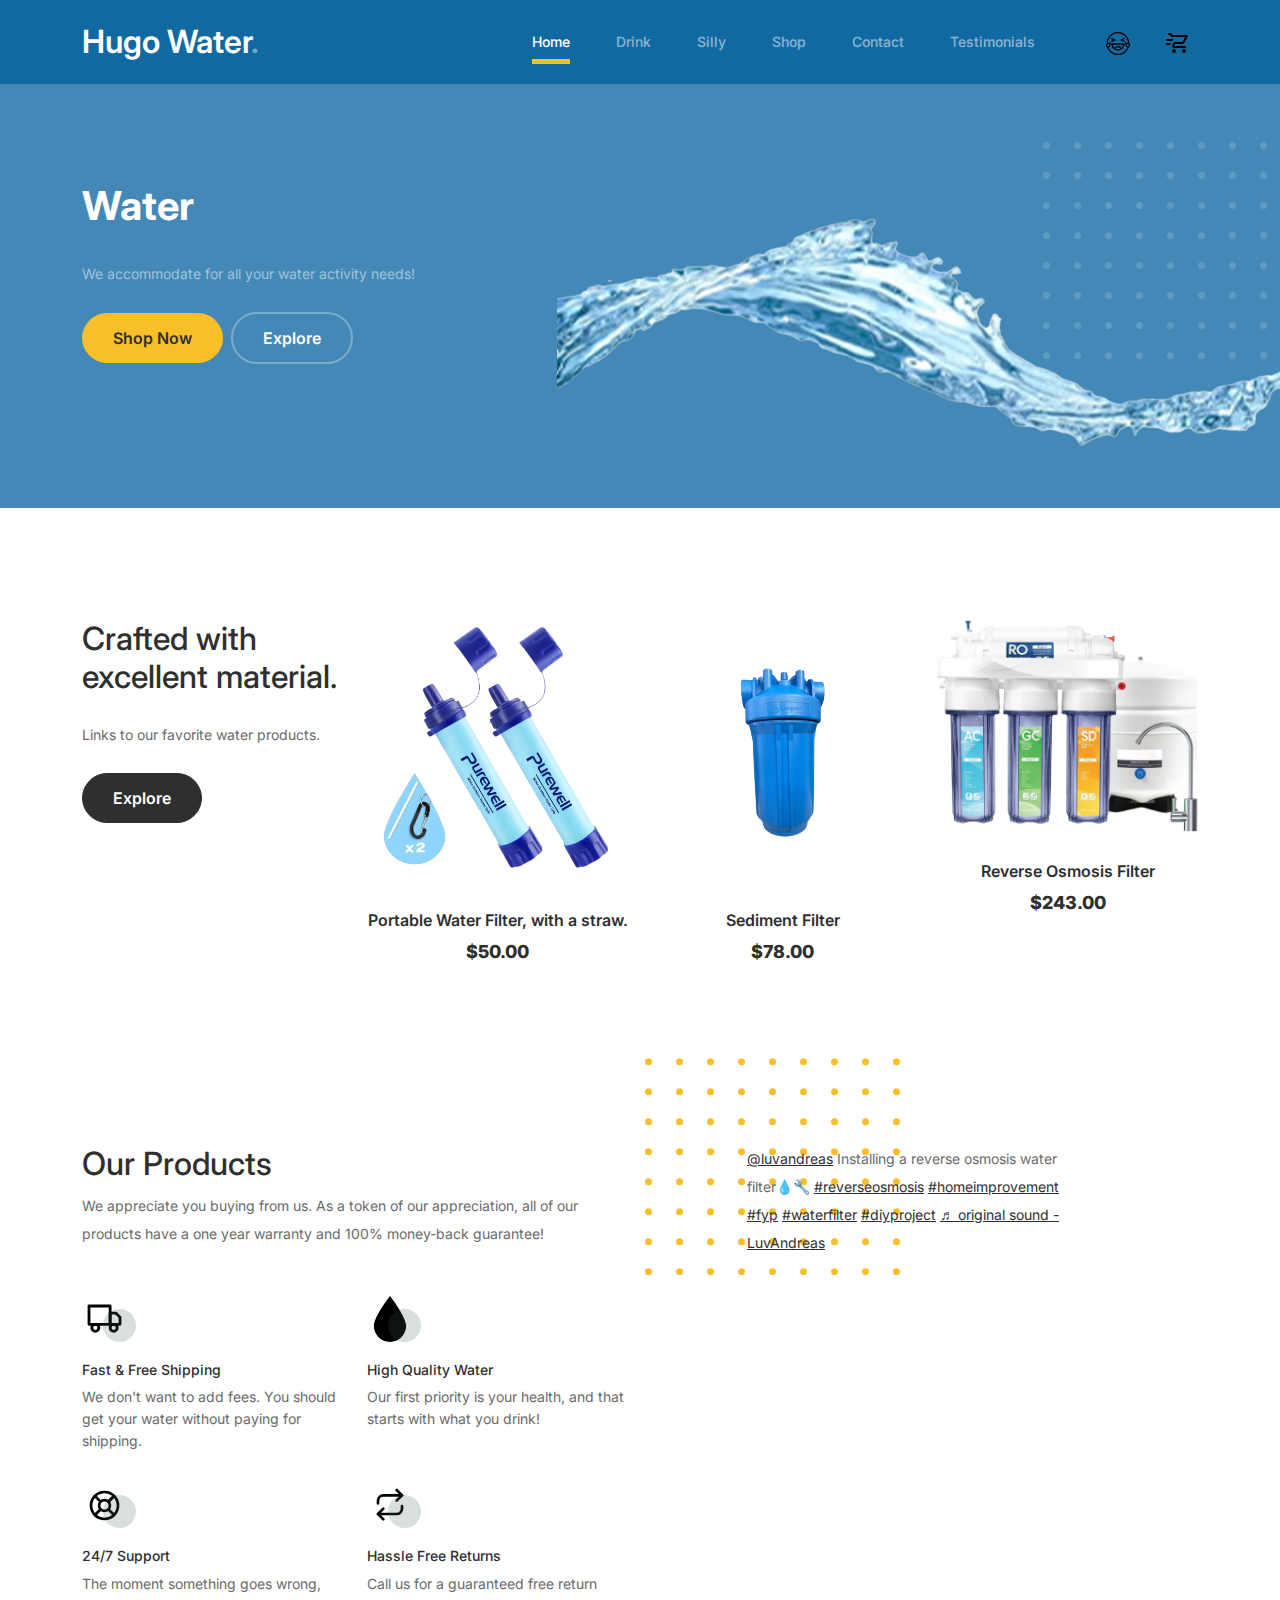
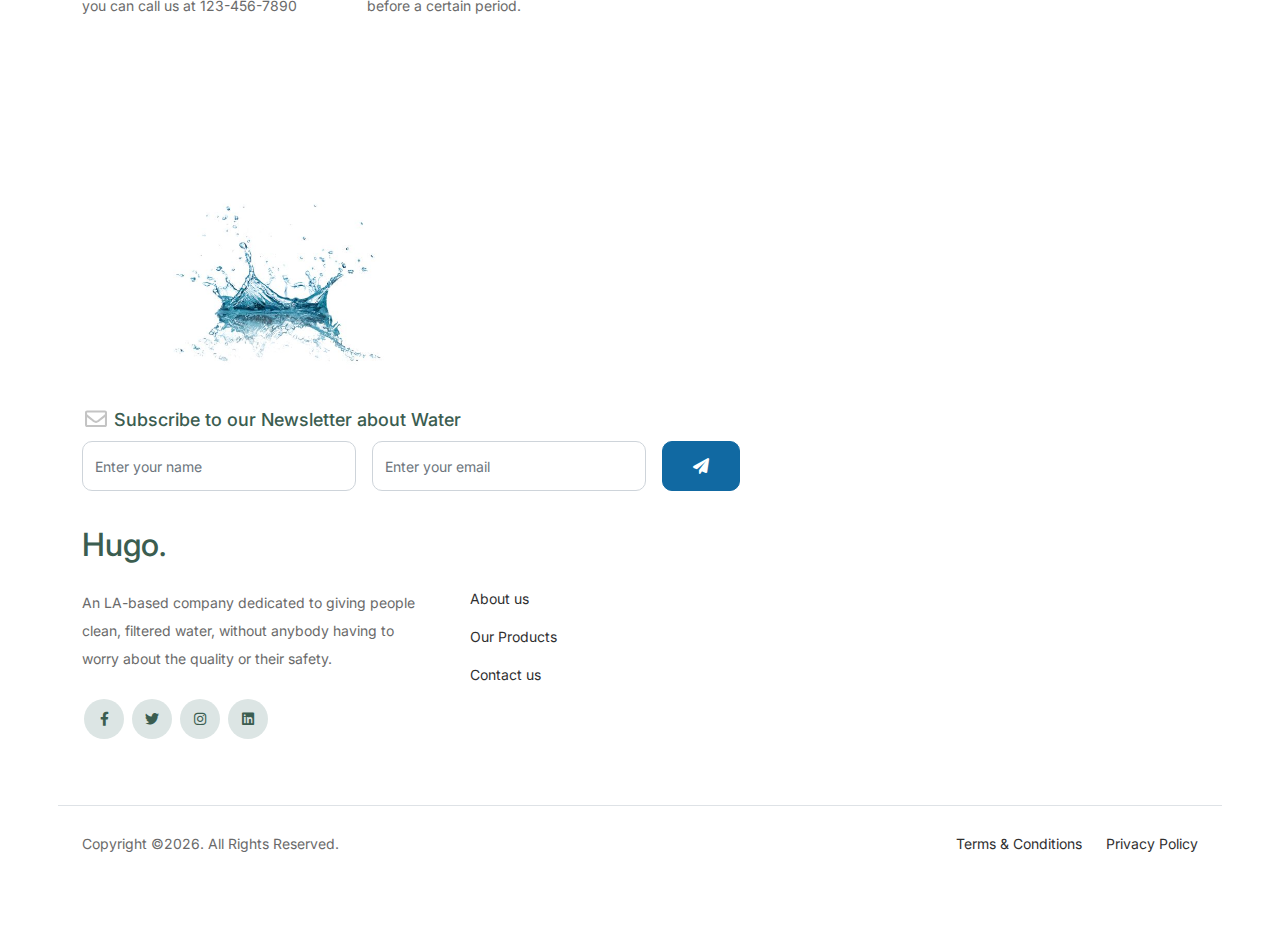
<file: index.html>
<!-- /*
* Bootstrap 5
* Template Name: Furni
* Template Author: Untree.co
* Template URI: https://untree.co/
* License: https://creativecommons.org/licenses/by/3.0/
*/ -->
<!doctype html>
<html lang="en">
<head>
  <meta charset="utf-8">
  <meta name="viewport" content="width=device-width, initial-scale=1, shrink-to-fit=no">
  <meta name="author" content="Untree.co">
  <link rel="shortcut icon" href="freepik favicon.png">

  <meta name="description" content="" />
  <meta name="keywords" content="bootstrap, bootstrap4" />

		<!-- Bootstrap CSS -->
		<link href="css/bootstrap.min.css" rel="stylesheet">
		<link href="https://cdnjs.cloudflare.com/ajax/libs/font-awesome/6.0.0-beta3/css/all.min.css" rel="stylesheet">
		<link href="css/tiny-slider.css" rel="stylesheet">
		<link href="css/style.css" rel="stylesheet">
		<title>Hugo</title>
	</head>

	<body>

		<!-- Start Header/Navigation -->
		<nav class="custom-navbar navbar navbar navbar-expand-md navbar-dark bg-dark" arial-label="Furni navigation bar">

			<div class="container">
				<a class="navbar-brand" href="index.html">Hugo Water<span>.</span></a>

				<button class="navbar-toggler" type="button" data-bs-toggle="collapse" data-bs-target="#navbarsFurni" aria-controls="navbarsFurni" aria-expanded="false" aria-label="Toggle navigation">
					<span class="navbar-toggler-icon"></span>
				</button>

				<div class="collapse navbar-collapse" id="navbarsFurni">
					<ul class="custom-navbar-nav navbar-nav ms-auto mb-2 mb-md-0">
						<li class="nav-item active"><a class="nav-link" href="index.html">Home</a></li>
						<li><a class="nav-link" href="drink.html">Drink</a></li>
						<li><a class="nav-link" href="silly.html">Silly</a></li>
						<li><a class="nav-link" href="cart.html">Shop</a></li>
						<li><a class="nav-link" href="contact.html">Contact</a></li>
						<li><a class="nav-link" href="testimonials.html">Testimonials</a></li>
					</ul>

					<ul class="custom-navbar-cta navbar-nav mb-2 mb-md-0 ms-5">
						<li><a class="nav-link" href="silly.html"><img src="images/laughing.png"></a></li>
						<li><a class="nav-link" href="cart.html"><img src="images/cart.png"></a></li>
					</ul>
				</div>
			</div>
				
		</nav>
		<!-- End Header/Navigation -->

		<!-- Start Hero Section -->
			<div class="hero">
				<div class="container">
					<div class="row justify-content-between">
						<div class="col-lg-5">
							<div class="intro-excerpt">
								<h1>Water<span clsas="d-block"></span></h1>
								<p class="mb-4">We accommodate for all your water activity needs!</p>
								<p><a href="cart.html" class="btn btn-secondary me-2">Shop Now</a><a href="drink.html" class="btn btn-white-outline">Explore</a></p>
							</div>
						</div>
						<div class="col-lg-7">
							<div class="hero-img-wrap">
								<img src="images/water2.png" class="img-fluid">
							</div>
						</div>
					</div>
				</div>
			</div>
		<!-- End Hero Section -->

		<!-- Start Product Section -->
		<div class="product-section">
			<div class="container">
				<div class="row">

					<!-- Start Column 1 -->
					<div class="col-md-12 col-lg-3 mb-5 mb-lg-0">
						<h2 class="mb-4 section-title">Crafted with excellent material.</h2>
						<p class="mb-4">Links to our favorite water products. </p>
						<p><a href="drink.html" class="btn">Explore</a></p>
					</div> 
					<!-- End Column 1 -->

					<!-- Start Column 2 -->
					<div class="col-12 col-md-4 col-lg-3 mb-5 mb-md-0">
						<a class="product-item" href="cart.html">
							<img src="images/filter.png" class="img-fluid product-thumbnail">
							<h3 class="product-title">Portable Water Filter, with a straw.</h3>
							<strong class="product-price">$50.00</strong>

							<span class="icon-cross">
								<img src="images/filter.png" class="img-fluid">
							</span>
						</a>
					</div> 
					<!-- End Column 2 -->

					<!-- Start Column 3 -->
					<div class="col-12 col-md-4 col-lg-3 mb-5 mb-md-0">
						<a class="product-item" href="cart.html">
							<img src="images/sedimentfilter.png" class="img-fluid product-thumbnail">
							<h3 class="product-title">Sediment Filter</h3>
							<strong class="product-price">$78.00</strong>

							<span class="icon-cross">
								<img src="images/sedimentfilter.png" class="img-fluid">
							</span>
						</a>
					</div>
					<!-- End Column 3 -->

					<!-- Start Column 4 -->
					<div class="col-12 col-md-4 col-lg-3 mb-5 mb-md-0">
						<a class="product-item" href="cart.html">
							<img src="images/reverseosmosisfilter.png" class="img-fluid product-thumbnail">
							<h3 class="product-title">Reverse Osmosis Filter</h3>
							<strong class="product-price">$243.00</strong>

							<span class="icon-cross">
								<img src="images/reverseosmosisfilter.png" class="img-fluid">
							</span>
						</a>
					</div>
					<!-- End Column 4 -->

				</div>
			</div>
		</div>
		<!-- End Product Section -->

		<!-- Start Why Choose Us Section -->
		<div class="why-choose-section">
			<div class="container">
				<div class="row justify-content-between">
					<div class="col-lg-6">
						<h2 class="section-title">Our Products</h2>
						<p>We appreciate you buying from us. As a token of our appreciation, all of our products have a one year warranty and 100% money-back guarantee!</p>

						<div class="row my-5">
							<div class="col-6 col-md-6">
								<div class="feature">
									<div class="icon">
										<img src="images/truck.svg" alt="Image" class="imf-fluid">
									</div>
									<h3>Fast &amp; Free Shipping</h3>
									<p>We don't want to add fees. You should get your water without paying for shipping.</p>
								</div>
							</div>

							<div class="col-6 col-md-6">
								<div class="feature">
									<div class="icon">
										<img src="images/water-drop.svg" alt="Image" class="imf-fluid">
									</div>
									<h3>High Quality Water</h3>
									<p>Our first priority is your health, and that starts with what you drink!</p>
								</div>
							</div>

							<div class="col-6 col-md-6">
								<div class="feature">
									<div class="icon">
										<img src="images/support.svg" alt="Image" class="imf-fluid">
									</div>
									<h3>24/7 Support</h3>
									<p>The moment something goes wrong, you can call us at 123-456-7890</p>
								</div>
							</div>

							<div class="col-6 col-md-6">
								<div class="feature">
									<div class="icon">
										<img src="images/return.svg" alt="Image" class="imf-fluid">
									</div>
									<h3>Hassle Free Returns</h3>
									<p>Call us for a guaranteed free return before a certain period.</p>
								</div>
							</div>

						</div>
					</div>

					<div class="col-lg-5">
						<div class="img-wrap">
							<blockquote class="tiktok-embed" cite="https://www.tiktok.com/@luvandreas/video/7374130002872405294" data-video-id="7374130002872405294" style="max-width: 325px;min-width: 325px;" > <section> <a target="_blank" title="@luvandreas" href="https://www.tiktok.com/@luvandreas?refer=embed">@luvandreas</a> Installing a reverse osmosis water filter💧🔧 <a title="reverseosmosis" target="_blank" href="https://www.tiktok.com/tag/reverseosmosis?refer=embed">#reverseosmosis</a> <a title="homeimprovement" target="_blank" href="https://www.tiktok.com/tag/homeimprovement?refer=embed">#homeimprovement</a> <a title="fyp" target="_blank" href="https://www.tiktok.com/tag/fyp?refer=embed">#fyp</a> <a title="waterfilter" target="_blank" href="https://www.tiktok.com/tag/waterfilter?refer=embed">#waterfilter</a> <a title="diyproject" target="_blank" href="https://www.tiktok.com/tag/diyproject?refer=embed">#diyproject</a> <a target="_blank" title="♬ original sound - LuvAndreas" href="https://www.tiktok.com/music/original-sound-7374130104701635371?refer=embed">♬ original sound - LuvAndreas</a> </section> </blockquote> <script async src="https://www.tiktok.com/embed.js"></script>
						</div>
					</div>

				</div>
			</div>
		</div>
		<!-- End Why Choose Us Section -->

		<!-- Start Footer Section -->
		<footer class="footer-section">
			<div class="container relative">

				<div class="sofa-img">
					<img src="images/waterbackdrop.jpg" alt="Image" class="img-fluid">
				</div>

				<div class="row">
					<div class="col-lg-8">
						<div class="subscription-form">
							<h3 class="d-flex align-items-center"><span class="me-1"><img src="images/envelope-outline.svg" alt="Image" class="img-fluid"></span><span>Subscribe to our Newsletter about Water </span></h3>

							<form action="#" class="row g-3">
								<div class="col-auto">
									<input type="text" class="form-control" placeholder="Enter your name">
								</div>
								<div class="col-auto">
									<input type="email" class="form-control" placeholder="Enter your email">
								</div>
								<div class="col-auto">
									<button class="btn btn-primary">
										<span class="fa fa-paper-plane"></span>
									</button>
								</div>
							</form>

						</div>
					</div>
				</div>

				<div class="row g-5 mb-5">
					<div class="col-lg-4">
						<div class="mb-4 footer-logo-wrap"><a href="#" class="footer-logo">Hugo<span>.</span></a></div>
						<p class="mb-4">An LA-based company dedicated to giving people clean, filtered water, without anybody having to worry about the quality or their safety.</p>

						<ul class="list-unstyled custom-social">
							<li><a href="https://www.facebook.com/"><span class="fa fa-brands fa-facebook-f"></span></a></li>
							<li><a href="https://x.com/"><span class="fa fa-brands fa-twitter"></span></a></li>
							<li><a href="https://www.instagram.com/"><span class="fa fa-brands fa-instagram"></span></a></li>
							<li><a href="https://www.linkedin.com/"><span class="fa fa-brands fa-linkedin"></span></a></li>
						</ul>
					</div>

					<div class="col-lg-8">
						<div class="row links-wrap">
							<div class="col-6 col-sm-6 col-md-3">
								<ul class="list-unstyled">
									<li><a href="contact.html">About us</a></li>
									<li><a href="cart.html">Our Products</a></li>
									<li><a href="contact.html">Contact us</a></li>
								</ul>
							</div>

					</div>
				</div>

				<div class="border-top copyright">
					<div class="row pt-4">
						<div class="col-lg-6">
							<p class="mb-2 text-center text-lg-start">Copyright &copy;<script>document.write(new Date().getFullYear());</script>. All Rights Reserved. 
            </p>
						</div>

						<div class="col-lg-6 text-center text-lg-end">
							<ul class="list-unstyled d-inline-flex ms-auto">
								<li class="me-4"><a href="termsandconditions.html">Terms &amp; Conditions</a></li>
								<li><a href="termsandconditions.html">Privacy Policy</a></li>
							</ul>
						</div>

					</div>
				</div>

			</div>
		</footer>
		<!-- End Footer Section -->	

		<script src="js/bootstrap.bundle.min.js"></script>
		<script src="js/tiny-slider.js"></script>
		<script src="js/custom.js"></script>
	</body>

</html>
</file>
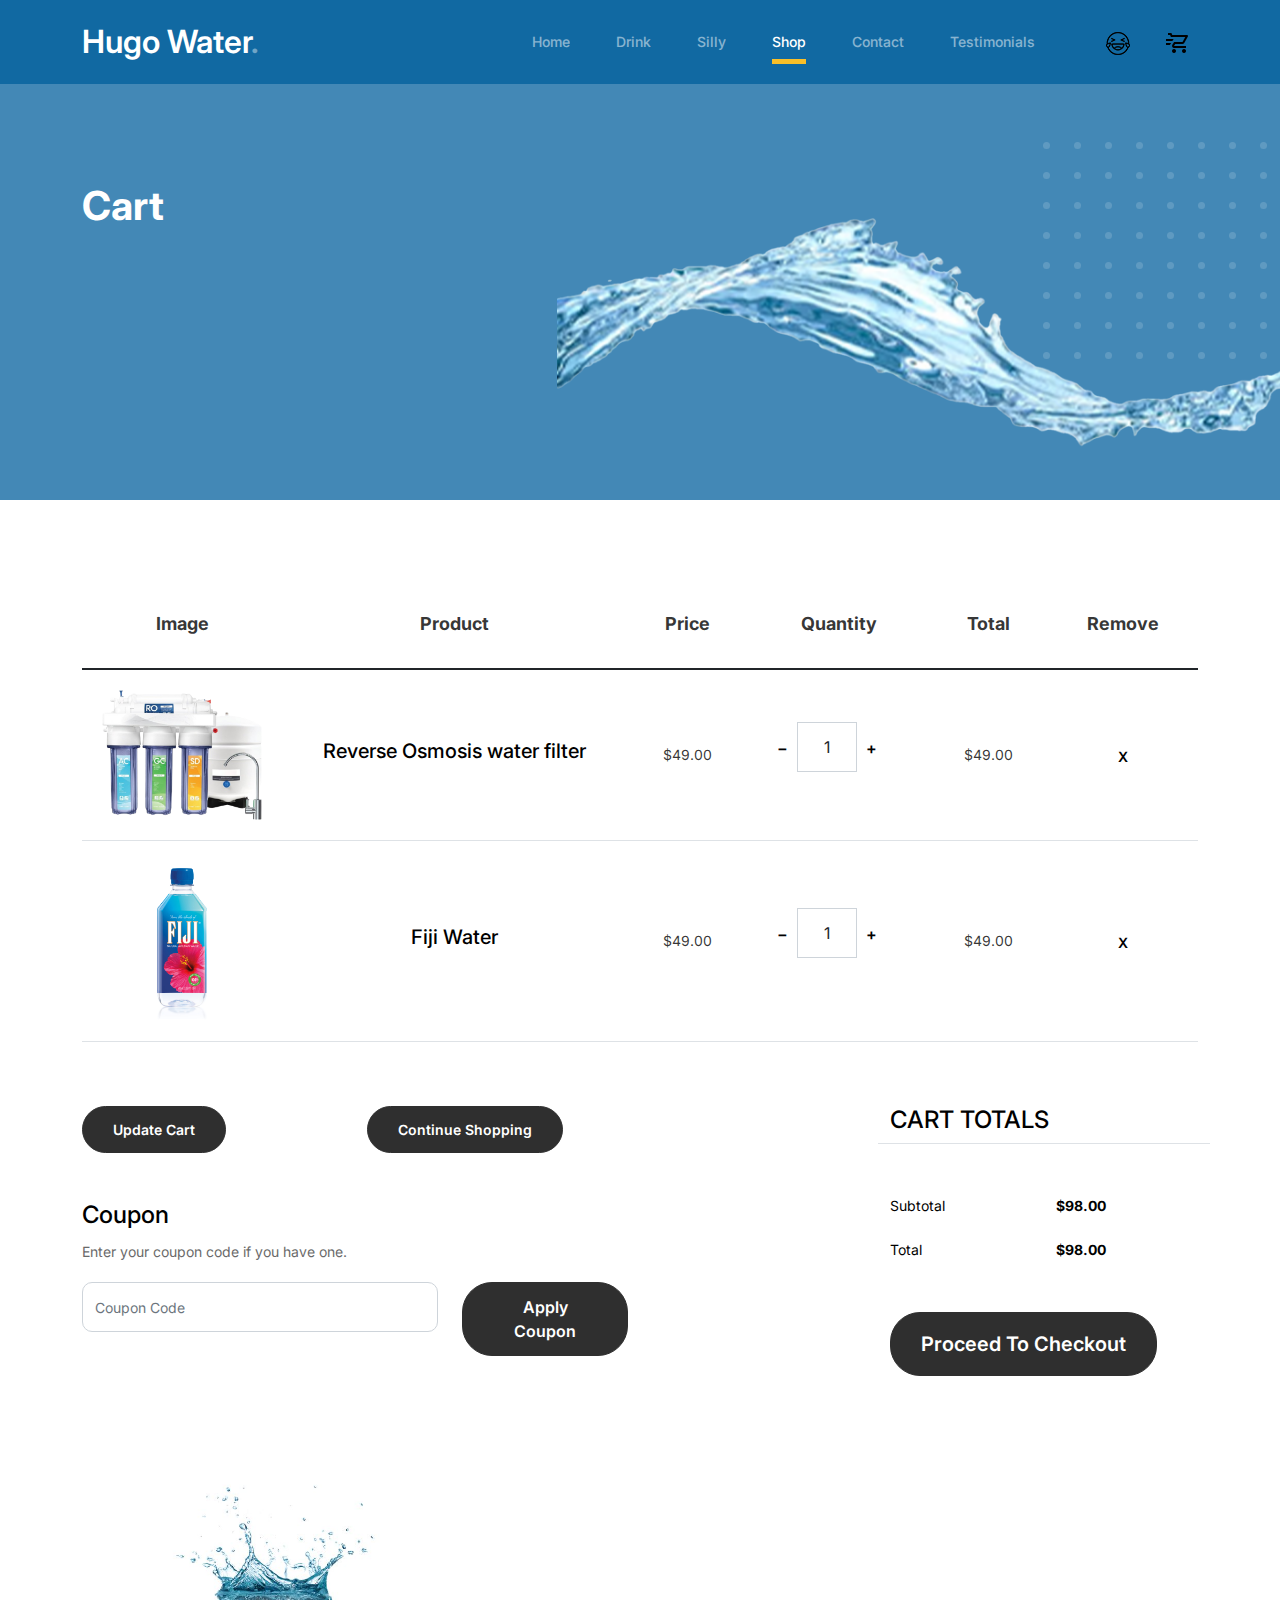
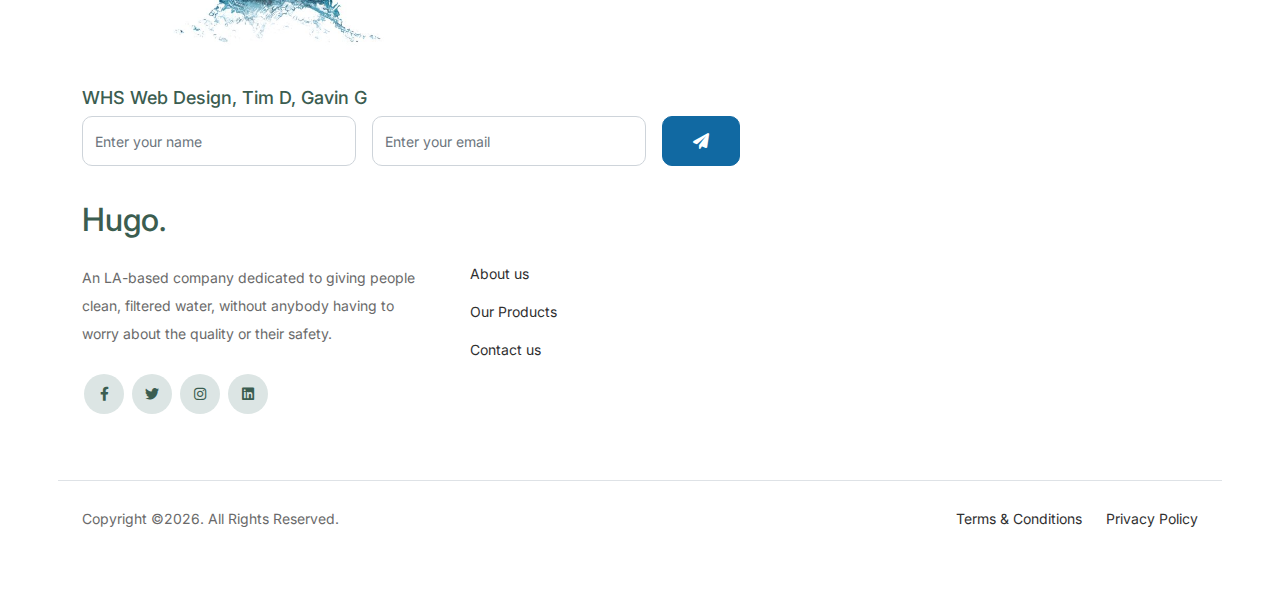
<file: cart.html>
<!-- /*
* Bootstrap 5
* Template Name: Furni
* Template Author: Untree.co
* Template URI: https://untree.co/
* License: https://creativecommons.org/licenses/by/3.0/
*/ -->
<!doctype html>
<html lang="en">
<head>
  <meta charset="utf-8">
  <meta name="viewport" content="width=device-width, initial-scale=1, shrink-to-fit=no">
  <meta name="author" content="Untree.co">
  <link rel="shortcut icon" href="freepik favicon.png">

  <meta name="description" content="" />
  <meta name="keywords" content="bootstrap, bootstrap4" />

		<!-- Bootstrap CSS -->
		<link href="css/bootstrap.min.css" rel="stylesheet">
		<link href="https://cdnjs.cloudflare.com/ajax/libs/font-awesome/6.0.0-beta3/css/all.min.css" rel="stylesheet">
		<link href="css/tiny-slider.css" rel="stylesheet">
		<link href="css/style.css" rel="stylesheet">
		<title>Hugo</title>
	</head>

	<body>

		<!-- Start Header/Navigation -->
		<nav class="custom-navbar navbar navbar navbar-expand-md navbar-dark bg-dark" arial-label="Furni navigation bar">

			<div class="container">
				<a class="navbar-brand" href="index.html">Hugo Water<span>.</span></a>

				<button class="navbar-toggler" type="button" data-bs-toggle="collapse" data-bs-target="#navbarsFurni" aria-controls="navbarsFurni" aria-expanded="false" aria-label="Toggle navigation">
					<span class="navbar-toggler-icon"></span>
				</button>

				<div class="collapse navbar-collapse" id="navbarsFurni">
					<ul class="custom-navbar-nav navbar-nav ms-auto mb-2 mb-md-0">
						<li><a class="nav-link" href="index.html">Home</a></li>
						<li><a class="nav-link" href="drink.html">Drink</a></li>
						<li><a class="nav-link" href="silly.html">Silly</a></li>
						<li class="nav-item active"><a class="nav-link" href="cart.html">Shop</a></li>
						<li><a class="nav-link" href="contact.html">Contact</a></li>
            <li><a class="nav-link" href="testimonials.html">Testimonials</a></li>
					</ul>

					<ul class="custom-navbar-cta navbar-nav mb-2 mb-md-0 ms-5">
						<li><a class="nav-link" href="silly.html"><img src="images/laughing.png"></a></li>
						<li><a class="nav-link" href="cart.html"><img src="images/cart.png"></a></li>
					</ul>
				</div>
			</div>
				
		</nav>
		<!-- End Header/Navigation -->

		<!-- Start Hero Section -->
			<div class="hero">
				<div class="container">
					<div class="row justify-content-between">
						<div class="col-lg-5">
							<div class="intro-excerpt">
								<h1>Cart</h1>
							</div>
						</div>
						<div class="col-lg-7">
							<div class="hero-img-wrap">
								<img src="images/water2.png" class="img-fluid">
							</div>
						</div>
					</div>
				</div>
				<br>
				<br>
				<br>
				<br>
			</div>
		<!-- End Hero Section -->

		

		<div class="untree_co-section before-footer-section">
            <div class="container">
              <div class="row mb-5">
                <form class="col-md-12" method="post">
                  <div class="site-blocks-table">
                    <table class="table">
                      <thead>
                        <tr>
                          <th class="product-thumbnail">Image</th>
                          <th class="product-name">Product</th>
                          <th class="product-price">Price</th>
                          <th class="product-quantity">Quantity</th>
                          <th class="product-total">Total</th>
                          <th class="product-remove">Remove</th>
                        </tr>
                      </thead>
                      <tbody>
                        <tr>
                          <td class="product-thumbnail">
                            <img src="images/reverseosmosisfilter.png" alt="Image" class="img-fluid">
                          </td>
                          <td class="product-name">
                            <h2 class="h5 text-black">Reverse Osmosis water filter</h2>
                          </td>
                          <td>$49.00</td>
                          <td>
                            <div class="input-group mb-3 d-flex align-items-center quantity-container" style="max-width: 120px;">
                              <div class="input-group-prepend">
                                <button class="btn btn-outline-black decrease" type="button">&minus;</button>
                              </div>
                              <input type="text" class="form-control text-center quantity-amount" value="1" placeholder="" aria-label="Example text with button addon" aria-describedby="button-addon1">
                              <div class="input-group-append">
                                <button class="btn btn-outline-black increase" type="button">&plus;</button>
                              </div>
                            </div>
        
                          </td>
                          <td>$49.00</td>
                          <td><a href="#" class="btn btn-black btn-sm">X</a></td>
                        </tr>
        
                        <tr>
                          <td class="product-thumbnail">
                            <img src="images/fiji.jpg" alt="Image" class="img-fluid">
                          </td>
                          <td class="product-name">
                            <h2 class="h5 text-black">Fiji Water</h2>
                          </td>
                          <td>$49.00</td>
                          <td>
                            <div class="input-group mb-3 d-flex align-items-center quantity-container" style="max-width: 120px;">
                              <div class="input-group-prepend">
                                <button class="btn btn-outline-black decrease" type="button">&minus;</button>
                              </div>
                              <input type="text" class="form-control text-center quantity-amount" value="1" placeholder="" aria-label="Example text with button addon" aria-describedby="button-addon1">
                              <div class="input-group-append">
                                <button class="btn btn-outline-black increase" type="button">&plus;</button>
                              </div>
                            </div>
        
                          </td>
                          <td>$49.00</td>
                          <td><a href="#" class="btn btn-black btn-sm">X</a></td>
                        </tr>
                      </tbody>
                    </table>
                  </div>
                </form>
              </div>
        
              <div class="row">
                <div class="col-md-6">
                  <div class="row mb-5">
                    <div class="col-md-6 mb-3 mb-md-0">
                      <button class="btn btn-black btn-sm btn-block">Update Cart</button>
                    </div>
                    <div class="col-md-6">
                      <button class="btn btn-outline-black btn-sm btn-block">Continue Shopping</button>
                    </div>
                  </div>
                  <div class="row">
                    <div class="col-md-12">
                      <label class="text-black h4" for="coupon">Coupon</label>
                      <p>Enter your coupon code if you have one.</p>
                    </div>
                    <div class="col-md-8 mb-3 mb-md-0">
                      <input type="text" class="form-control py-3" id="coupon" placeholder="Coupon Code">
                    </div>
                    <div class="col-md-4">
                      <button class="btn btn-black">Apply Coupon</button>
                    </div>
                  </div>
                </div>
                <div class="col-md-6 pl-5">
                  <div class="row justify-content-end">
                    <div class="col-md-7">
                      <div class="row">
                        <div class="col-md-12 text-right border-bottom mb-5">
                          <h3 class="text-black h4 text-uppercase">Cart Totals</h3>
                        </div>
                      </div>
                      <div class="row mb-3">
                        <div class="col-md-6">
                          <span class="text-black">Subtotal</span>
                        </div>
                        <div class="col-md-6 text-right">
                          <strong class="text-black">$98.00</strong>
                        </div>
                      </div>
                      <div class="row mb-5">
                        <div class="col-md-6">
                          <span class="text-black">Total</span>
                        </div>
                        <div class="col-md-6 text-right">
                          <strong class="text-black">$98.00</strong>
                        </div>
                      </div>
        
                      <div class="row">
                        <div class="col-md-12">
                          <button class="btn btn-black btn-lg py-3 btn-block" onclick="window.location='checkout.html'">Proceed To Checkout</button>
                        </div>
                      </div>
                    </div>
                  </div>
                </div>
              </div>
            </div>
          </div>
		

		<!-- Start Footer Section -->
		<footer class="footer-section">
			<div class="container relative">

				<div class="sofa-img">
					<img src="images/waterbackdrop.jpg" alt="Image" class="img-fluid">
				</div>

				<div class="row">
					<div class="col-lg-8">
						<div class="subscription-form">
							<h3 class="d-flex align-items-center"><span class="me-1">WHS Web Design, Tim D, Gavin G</span></h3>

							<form action="#" class="row g-3">
								<div class="col-auto">
									<input type="text" class="form-control" placeholder="Enter your name">
								</div>
								<div class="col-auto">
									<input type="email" class="form-control" placeholder="Enter your email">
								</div>
								<div class="col-auto">
									<button class="btn btn-primary">
										<span class="fa fa-paper-plane"></span>
									</button>
								</div>
							</form>

						</div>
					</div>
				</div>

				<div class="row g-5 mb-5">
					<div class="col-lg-4">
						<div class="mb-4 footer-logo-wrap"><a href="#" class="footer-logo">Hugo<span>.</span></a></div>
						<p class="mb-4">An LA-based company dedicated to giving people clean, filtered water, without anybody having to worry about the quality or their safety.</p>

						<ul class="list-unstyled custom-social">
							<li><a href="https://www.facebook.com/"><span class="fa fa-brands fa-facebook-f"></span></a></li>
							<li><a href="https://x.com/"><span class="fa fa-brands fa-twitter"></span></a></li>
							<li><a href="https://www.instagram.com/"><span class="fa fa-brands fa-instagram"></span></a></li>
							<li><a href="https://www.linkedin.com/"><span class="fa fa-brands fa-linkedin"></span></a></li>
						</ul>
					</div>

					<div class="col-lg-8">
						<div class="row links-wrap">
							<div class="col-6 col-sm-6 col-md-3">
								<ul class="list-unstyled">
									<li><a href="contact.html">About us</a></li>
									<li><a href="cart.html">Our Products</a></li>
									<li><a href="contact.html">Contact us</a></li>
								</ul>
							</div>

					</div>
				</div>

				<div class="border-top copyright">
					<div class="row pt-4">
						<div class="col-lg-6">
							<p class="mb-2 text-center text-lg-start">Copyright &copy;<script>document.write(new Date().getFullYear());</script>. All Rights Reserved. 
            </p>
						</div>

						<div class="col-lg-6 text-center text-lg-end">
							<ul class="list-unstyled d-inline-flex ms-auto">
								<li class="me-4"><a href="termsandconditions.html">Terms &amp; Conditions</a></li>
								<li><a href="termsandconditions.html">Privacy Policy</a></li>
							</ul>
						</div>

					</div>
				</div>

			</div>
		</footer>
		<!-- End Footer Section -->	


		<script src="js/bootstrap.bundle.min.js"></script>
		<script src="js/tiny-slider.js"></script>
		<script src="js/custom.js"></script>
	</body>

</html>
</file>
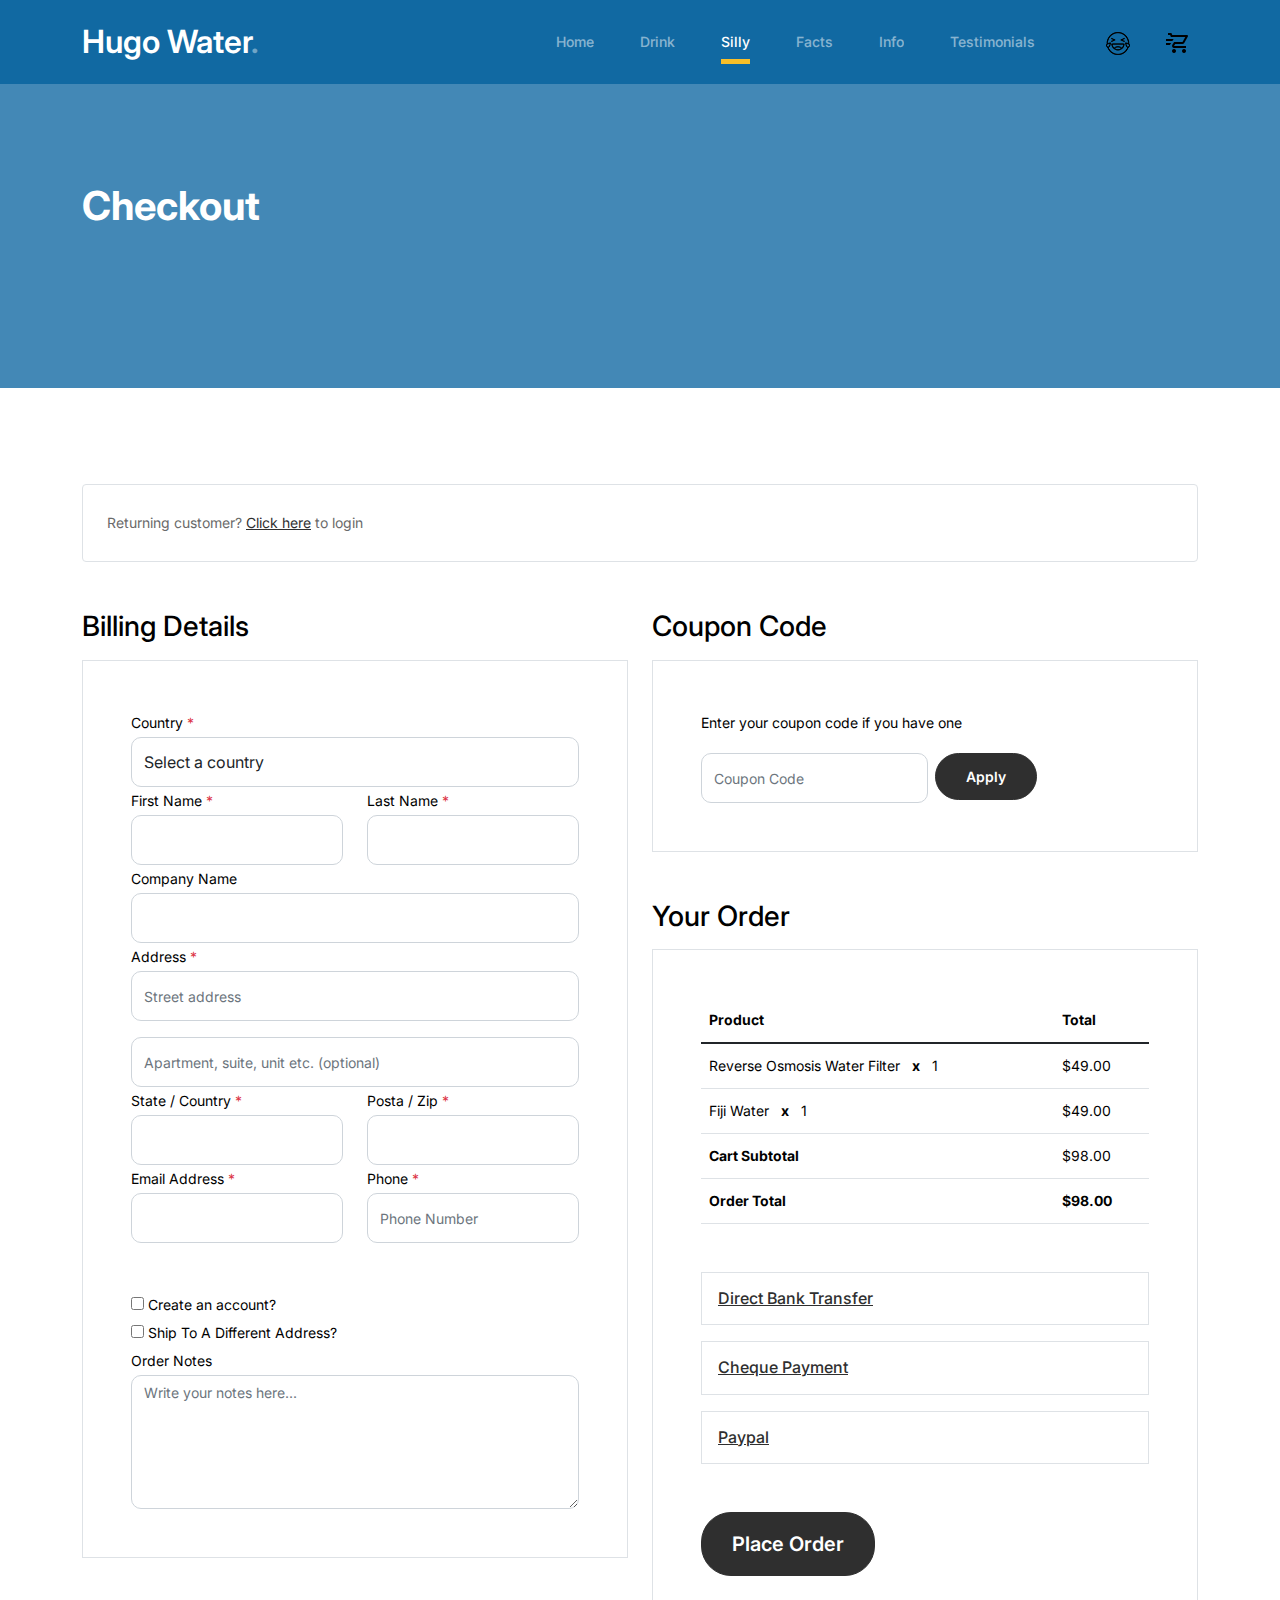
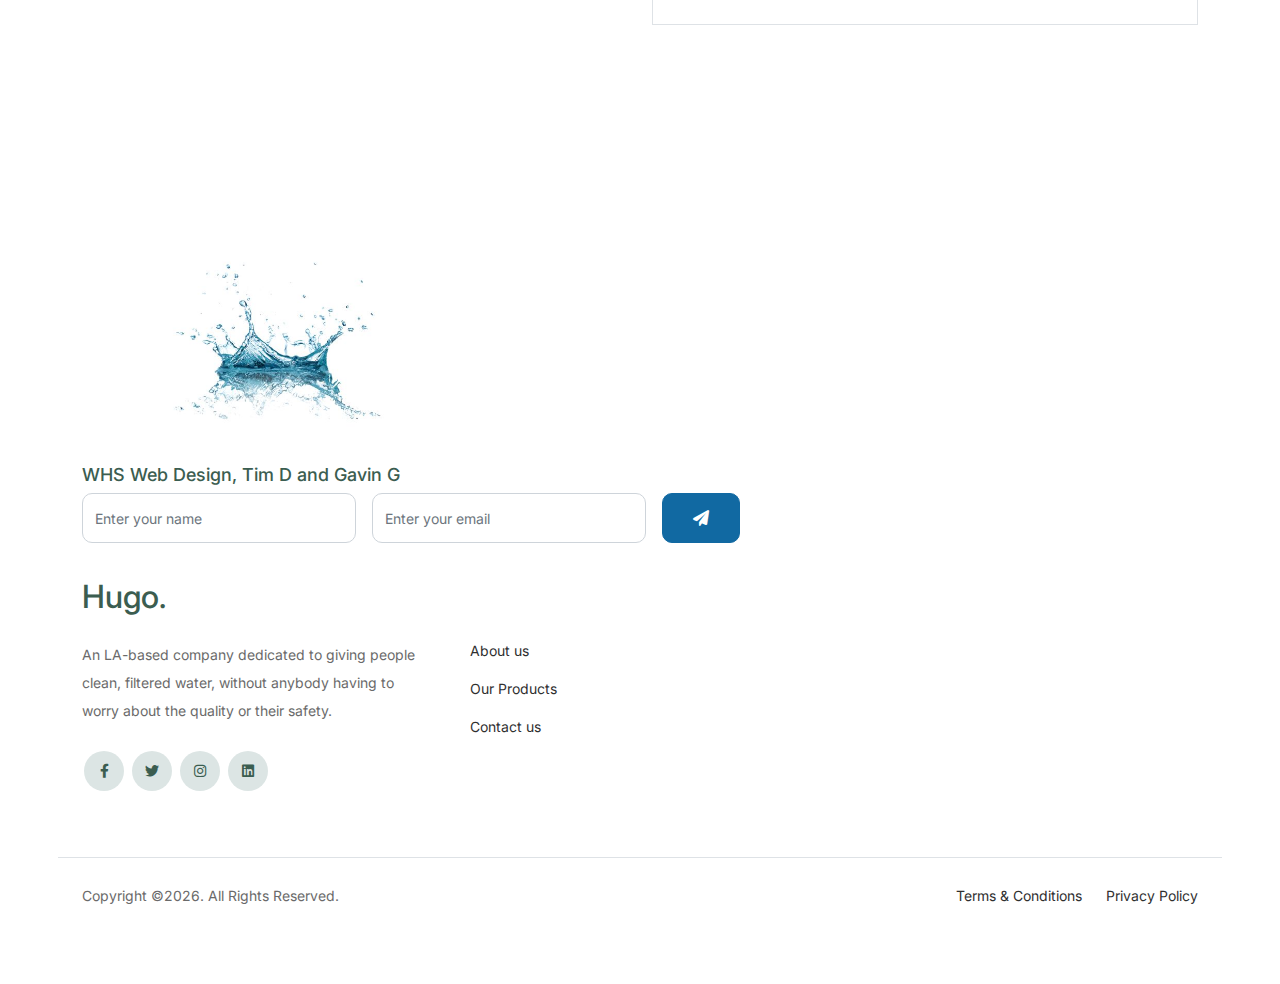
<file: checkout.html>
<!-- /*
* Bootstrap 5
* Template Name: Furni
* Template Author: Untree.co
* Template URI: https://untree.co/
* License: https://creativecommons.org/licenses/by/3.0/
*/ -->
<!doctype html>
<html lang="en">
<head>
  <meta charset="utf-8">
  <meta name="viewport" content="width=device-width, initial-scale=1, shrink-to-fit=no">
  <meta name="author" content="Untree.co">
  <link rel="shortcut icon" href="freepik favicon.png">

  <meta name="description" content="" />
  <meta name="keywords" content="bootstrap, bootstrap4" />

		<!-- Bootstrap CSS -->
		<link href="css/bootstrap.min.css" rel="stylesheet">
		<link href="https://cdnjs.cloudflare.com/ajax/libs/font-awesome/6.0.0-beta3/css/all.min.css" rel="stylesheet">
		<link href="css/tiny-slider.css" rel="stylesheet">
		<link href="css/style.css" rel="stylesheet">
		<title>Hugo</title>
	</head>

	<body>

		<!-- Start Header/Navigation -->
		<nav class="custom-navbar navbar navbar navbar-expand-md navbar-dark bg-dark" arial-label="Furni navigation bar">

			<div class="container">
				<a class="navbar-brand" href="index.html">Hugo Water<span>.</span></a>

				<button class="navbar-toggler" type="button" data-bs-toggle="collapse" data-bs-target="#navbarsFurni" aria-controls="navbarsFurni" aria-expanded="false" aria-label="Toggle navigation">
					<span class="navbar-toggler-icon"></span>
				</button>

				<div class="collapse navbar-collapse" id="navbarsFurni">
					<ul class="custom-navbar-nav navbar-nav ms-auto mb-2 mb-md-0">
						<li><a class="nav-link" href="index.html">Home</a></li>
						<li><a class="nav-link" href="drink.html">Drink</a></li>
						<li class="nav-item active">
							<a class="nav-link" href="silly.html">Silly</a>
						</li>
						<li><a class="nav-link" href="blog.html">Facts</a></li>
						<li><a class="nav-link" href="contact.html">Info</a></li>
						<li><a class="nav-link" href="testimonials.html">Testimonials</a></li>
					</ul>

					<ul class="custom-navbar-cta navbar-nav mb-2 mb-md-0 ms-5">
						<li><a class="nav-link" href="silly.html"><img src="images/laughing.png"></a></li>
						<li><a class="nav-link" href="cart.html"><img src="images/cart.png"></a></li>
					</ul>
				</div>
			</div>
				
		</nav>
		<!-- End Header/Navigation -->

		<!-- Start Hero Section -->
			<div class="hero">
				<div class="container">
					<div class="row justify-content-between">
						<div class="col-lg-5">
							<div class="intro-excerpt">
								<h1>Checkout</h1>
							</div>
						</div>
						<div class="col-lg-7">
							
						</div>
					</div>
				</div>
			</div>
		<!-- End Hero Section -->

		<div class="untree_co-section">
		    <div class="container">
		      <div class="row mb-5">
		        <div class="col-md-12">
		          <div class="border p-4 rounded" role="alert">
		            Returning customer? <a href="#">Click here</a> to login
		          </div>
		        </div>
		      </div>
		      <div class="row">
		        <div class="col-md-6 mb-5 mb-md-0">
		          <h2 class="h3 mb-3 text-black">Billing Details</h2>
		          <div class="p-3 p-lg-5 border bg-white">
		            <div class="form-group">
		              <label for="c_country" class="text-black">Country <span class="text-danger">*</span></label>
		              <select id="c_country" class="form-control">
		                <option value="1">Select a country</option>    
		                <option value="2">bangladesh</option>    
		                <option value="3">Algeria</option>    
		                <option value="4">Afghanistan</option>    
		                <option value="5">Ghana</option>    
		                <option value="6">Albania</option>    
		                <option value="7">Bahrain</option>    
		                <option value="8">Colombia</option>    
		                <option value="9">Dominican Republic</option>    
		              </select>
		            </div>
		            <div class="form-group row">
		              <div class="col-md-6">
		                <label for="c_fname" class="text-black">First Name <span class="text-danger">*</span></label>
		                <input type="text" class="form-control" id="c_fname" name="c_fname">
		              </div>
		              <div class="col-md-6">
		                <label for="c_lname" class="text-black">Last Name <span class="text-danger">*</span></label>
		                <input type="text" class="form-control" id="c_lname" name="c_lname">
		              </div>
		            </div>

		            <div class="form-group row">
		              <div class="col-md-12">
		                <label for="c_companyname" class="text-black">Company Name </label>
		                <input type="text" class="form-control" id="c_companyname" name="c_companyname">
		              </div>
		            </div>

		            <div class="form-group row">
		              <div class="col-md-12">
		                <label for="c_address" class="text-black">Address <span class="text-danger">*</span></label>
		                <input type="text" class="form-control" id="c_address" name="c_address" placeholder="Street address">
		              </div>
		            </div>

		            <div class="form-group mt-3">
		              <input type="text" class="form-control" placeholder="Apartment, suite, unit etc. (optional)">
		            </div>

		            <div class="form-group row">
		              <div class="col-md-6">
		                <label for="c_state_country" class="text-black">State / Country <span class="text-danger">*</span></label>
		                <input type="text" class="form-control" id="c_state_country" name="c_state_country">
		              </div>
		              <div class="col-md-6">
		                <label for="c_postal_zip" class="text-black">Posta / Zip <span class="text-danger">*</span></label>
		                <input type="text" class="form-control" id="c_postal_zip" name="c_postal_zip">
		              </div>
		            </div>

		            <div class="form-group row mb-5">
		              <div class="col-md-6">
		                <label for="c_email_address" class="text-black">Email Address <span class="text-danger">*</span></label>
		                <input type="text" class="form-control" id="c_email_address" name="c_email_address">
		              </div>
		              <div class="col-md-6">
		                <label for="c_phone" class="text-black">Phone <span class="text-danger">*</span></label>
		                <input type="text" class="form-control" id="c_phone" name="c_phone" placeholder="Phone Number">
		              </div>
		            </div>

		            <div class="form-group">
		              <label for="c_create_account" class="text-black" data-bs-toggle="collapse" href="#create_an_account" role="button" aria-expanded="false" aria-controls="create_an_account"><input type="checkbox" value="1" id="c_create_account"> Create an account?</label>
		              <div class="collapse" id="create_an_account">
		                <div class="py-2 mb-4">
		                  <p class="mb-3">Create an account by entering the information below. If you are a returning customer please login at the top of the page.</p>
		                  <div class="form-group">
		                    <label for="c_account_password" class="text-black">Account Password</label>
		                    <input type="email" class="form-control" id="c_account_password" name="c_account_password" placeholder="">
		                  </div>
		                </div>
		              </div>
		            </div>


		            <div class="form-group">
		              <label for="c_ship_different_address" class="text-black" data-bs-toggle="collapse" href="#ship_different_address" role="button" aria-expanded="false" aria-controls="ship_different_address"><input type="checkbox" value="1" id="c_ship_different_address"> Ship To A Different Address?</label>
		              <div class="collapse" id="ship_different_address">
		                <div class="py-2">

		                  <div class="form-group">
		                    <label for="c_diff_country" class="text-black">Country <span class="text-danger">*</span></label>
		                    <select id="c_diff_country" class="form-control">
		                      <option value="1">Select a country</option>    
		                      <option value="2">bangladesh</option>    
		                      <option value="3">Algeria</option>    
		                      <option value="4">Afghanistan</option>    
		                      <option value="5">Ghana</option>    
		                      <option value="6">Albania</option>    
		                      <option value="7">Bahrain</option>    
		                      <option value="8">Colombia</option>    
		                      <option value="9">Dominican Republic</option>    
		                    </select>
		                  </div>


		                  <div class="form-group row">
		                    <div class="col-md-6">
		                      <label for="c_diff_fname" class="text-black">First Name <span class="text-danger">*</span></label>
		                      <input type="text" class="form-control" id="c_diff_fname" name="c_diff_fname">
		                    </div>
		                    <div class="col-md-6">
		                      <label for="c_diff_lname" class="text-black">Last Name <span class="text-danger">*</span></label>
		                      <input type="text" class="form-control" id="c_diff_lname" name="c_diff_lname">
		                    </div>
		                  </div>

		                  <div class="form-group row">
		                    <div class="col-md-12">
		                      <label for="c_diff_companyname" class="text-black">Company Name </label>
		                      <input type="text" class="form-control" id="c_diff_companyname" name="c_diff_companyname">
		                    </div>
		                  </div>

		                  <div class="form-group row  mb-3">
		                    <div class="col-md-12">
		                      <label for="c_diff_address" class="text-black">Address <span class="text-danger">*</span></label>
		                      <input type="text" class="form-control" id="c_diff_address" name="c_diff_address" placeholder="Street address">
		                    </div>
		                  </div>

		                  <div class="form-group">
		                    <input type="text" class="form-control" placeholder="Apartment, suite, unit etc. (optional)">
		                  </div>

		                  <div class="form-group row">
		                    <div class="col-md-6">
		                      <label for="c_diff_state_country" class="text-black">State / Country <span class="text-danger">*</span></label>
		                      <input type="text" class="form-control" id="c_diff_state_country" name="c_diff_state_country">
		                    </div>
		                    <div class="col-md-6">
		                      <label for="c_diff_postal_zip" class="text-black">Posta / Zip <span class="text-danger">*</span></label>
		                      <input type="text" class="form-control" id="c_diff_postal_zip" name="c_diff_postal_zip">
		                    </div>
		                  </div>

		                  <div class="form-group row mb-5">
		                    <div class="col-md-6">
		                      <label for="c_diff_email_address" class="text-black">Email Address <span class="text-danger">*</span></label>
		                      <input type="text" class="form-control" id="c_diff_email_address" name="c_diff_email_address">
		                    </div>
		                    <div class="col-md-6">
		                      <label for="c_diff_phone" class="text-black">Phone <span class="text-danger">*</span></label>
		                      <input type="text" class="form-control" id="c_diff_phone" name="c_diff_phone" placeholder="Phone Number">
		                    </div>
		                  </div>

		                </div>

		              </div>
		            </div>

		            <div class="form-group">
		              <label for="c_order_notes" class="text-black">Order Notes</label>
		              <textarea name="c_order_notes" id="c_order_notes" cols="30" rows="5" class="form-control" placeholder="Write your notes here..."></textarea>
		            </div>

		          </div>
		        </div>
		        <div class="col-md-6">

		          <div class="row mb-5">
		            <div class="col-md-12">
		              <h2 class="h3 mb-3 text-black">Coupon Code</h2>
		              <div class="p-3 p-lg-5 border bg-white">

		                <label for="c_code" class="text-black mb-3">Enter your coupon code if you have one</label>
		                <div class="input-group w-75 couponcode-wrap">
		                  <input type="text" class="form-control me-2" id="c_code" placeholder="Coupon Code" aria-label="Coupon Code" aria-describedby="button-addon2">
		                  <div class="input-group-append">
		                    <button class="btn btn-black btn-sm" type="button" id="button-addon2">Apply</button>
		                  </div>
		                </div>

		              </div>
		            </div>
		          </div>

		          <div class="row mb-5">
		            <div class="col-md-12">
		              <h2 class="h3 mb-3 text-black">Your Order</h2>
		              <div class="p-3 p-lg-5 border bg-white">
		                <table class="table site-block-order-table mb-5">
		                  <thead>
		                    <th>Product</th>
		                    <th>Total</th>
		                  </thead>
		                  <tbody>
		                    <tr>
		                      <td>Reverse Osmosis Water Filter <strong class="mx-2">x</strong> 1</td>
		                      <td>$49.00</td>
		                    </tr>
		                    <tr>
		                      <td>Fiji Water <strong class="mx-2">x</strong>   1</td>
		                      <td>$49.00</td>
		                    </tr>
		                    <tr>
		                      <td class="text-black font-weight-bold"><strong>Cart Subtotal</strong></td>
		                      <td class="text-black">$98.00</td>
		                    </tr>
		                    <tr>
		                      <td class="text-black font-weight-bold"><strong>Order Total</strong></td>
		                      <td class="text-black font-weight-bold"><strong>$98.00</strong></td>
		                    </tr>
		                  </tbody>
		                </table>

		                <div class="border p-3 mb-3">
		                  <h3 class="h6 mb-0"><a class="d-block" data-bs-toggle="collapse" href="#collapsebank" role="button" aria-expanded="false" aria-controls="collapsebank">Direct Bank Transfer</a></h3>

		                  <div class="collapse" id="collapsebank">
		                    <div class="py-2">
		                      <p class="mb-0">Make your payment directly into our bank account. Please use your Order ID as the payment reference. Your order won’t be shipped until the funds have cleared in our account.</p>
		                    </div>
		                  </div>
		                </div>

		                <div class="border p-3 mb-3">
		                  <h3 class="h6 mb-0"><a class="d-block" data-bs-toggle="collapse" href="#collapsecheque" role="button" aria-expanded="false" aria-controls="collapsecheque">Cheque Payment</a></h3>

		                  <div class="collapse" id="collapsecheque">
		                    <div class="py-2">
		                      <p class="mb-0">Make your payment directly into our bank account. Please use your Order ID as the payment reference. Your order won’t be shipped until the funds have cleared in our account.</p>
		                    </div>
		                  </div>
		                </div>

		                <div class="border p-3 mb-5">
		                  <h3 class="h6 mb-0"><a class="d-block" data-bs-toggle="collapse" href="#collapsepaypal" role="button" aria-expanded="false" aria-controls="collapsepaypal">Paypal</a></h3>

		                  <div class="collapse" id="collapsepaypal">
		                    <div class="py-2">
		                      <p class="mb-0">Make your payment directly into our bank account. Please use your Order ID as the payment reference. Your order won’t be shipped until the funds have cleared in our account.</p>
		                    </div>
		                  </div>
		                </div>

		                <div class="form-group">
		                  <button class="btn btn-black btn-lg py-3 btn-block" onclick="window.location='thankyou.html'">Place Order</button>
		                </div>

		              </div>
		            </div>
		          </div>

		        </div>
		      </div>
		      <!-- </form> -->
		    </div>
		  </div>

		<!-- Start Footer Section -->
		<footer class="footer-section">
			<div class="container relative">

				<div class="sofa-img">
					<img src="images/waterbackdrop.jpg" alt="Image" class="img-fluid">
				</div>

				<div class="row">
					<div class="col-lg-8">
						<div class="subscription-form">
							<h3 class="d-flex align-items-center"><span class="me-1">WHS Web Design, Tim D and Gavin G</span></h3>

							<form action="#" class="row g-3">
								<div class="col-auto">
									<input type="text" class="form-control" placeholder="Enter your name">
								</div>
								<div class="col-auto">
									<input type="email" class="form-control" placeholder="Enter your email">
								</div>
								<div class="col-auto">
									<button class="btn btn-primary">
										<span class="fa fa-paper-plane"></span>
									</button>
								</div>
							</form>

						</div>
					</div>
				</div>

				<div class="row g-5 mb-5">
					<div class="col-lg-4">
						<div class="mb-4 footer-logo-wrap"><a href="#" class="footer-logo">Hugo<span>.</span></a></div>
						<p class="mb-4">An LA-based company dedicated to giving people clean, filtered water, without anybody having to worry about the quality or their safety.</p>

						<ul class="list-unstyled custom-social">
							<li><a href="https://www.facebook.com/"><span class="fa fa-brands fa-facebook-f"></span></a></li>
							<li><a href="https://x.com/"><span class="fa fa-brands fa-twitter"></span></a></li>
							<li><a href="https://www.instagram.com/"><span class="fa fa-brands fa-instagram"></span></a></li>
							<li><a href="https://www.linkedin.com/"><span class="fa fa-brands fa-linkedin"></span></a></li>
						</ul>
					</div>

					<div class="col-lg-8">
						<div class="row links-wrap">
							<div class="col-6 col-sm-6 col-md-3">
								<ul class="list-unstyled">
									<li><a href="contact.html">About us</a></li>
									<li><a href="cart.html">Our Products</a></li>
									<li><a href="contact.html">Contact us</a></li>
								</ul>
							</div>

					</div>
				</div>

				<div class="border-top copyright">
					<div class="row pt-4">
						<div class="col-lg-6">
							<p class="mb-2 text-center text-lg-start">Copyright &copy;<script>document.write(new Date().getFullYear());</script>. All Rights Reserved. 
            </p>
						</div>

						<div class="col-lg-6 text-center text-lg-end">
							<ul class="list-unstyled d-inline-flex ms-auto">
								<li class="me-4"><a href="termsandconditions.html">Terms &amp; Conditions</a></li>
								<li><a href="termsandconditions.html">Privacy Policy</a></li>
							</ul>
						</div>

					</div>
				</div>

			</div>
		</footer>
		<!-- End Footer Section -->	


		<script src="js/bootstrap.bundle.min.js"></script>
		<script src="js/tiny-slider.js"></script>
		<script src="js/custom.js"></script>
	</body>

</html>
</file>
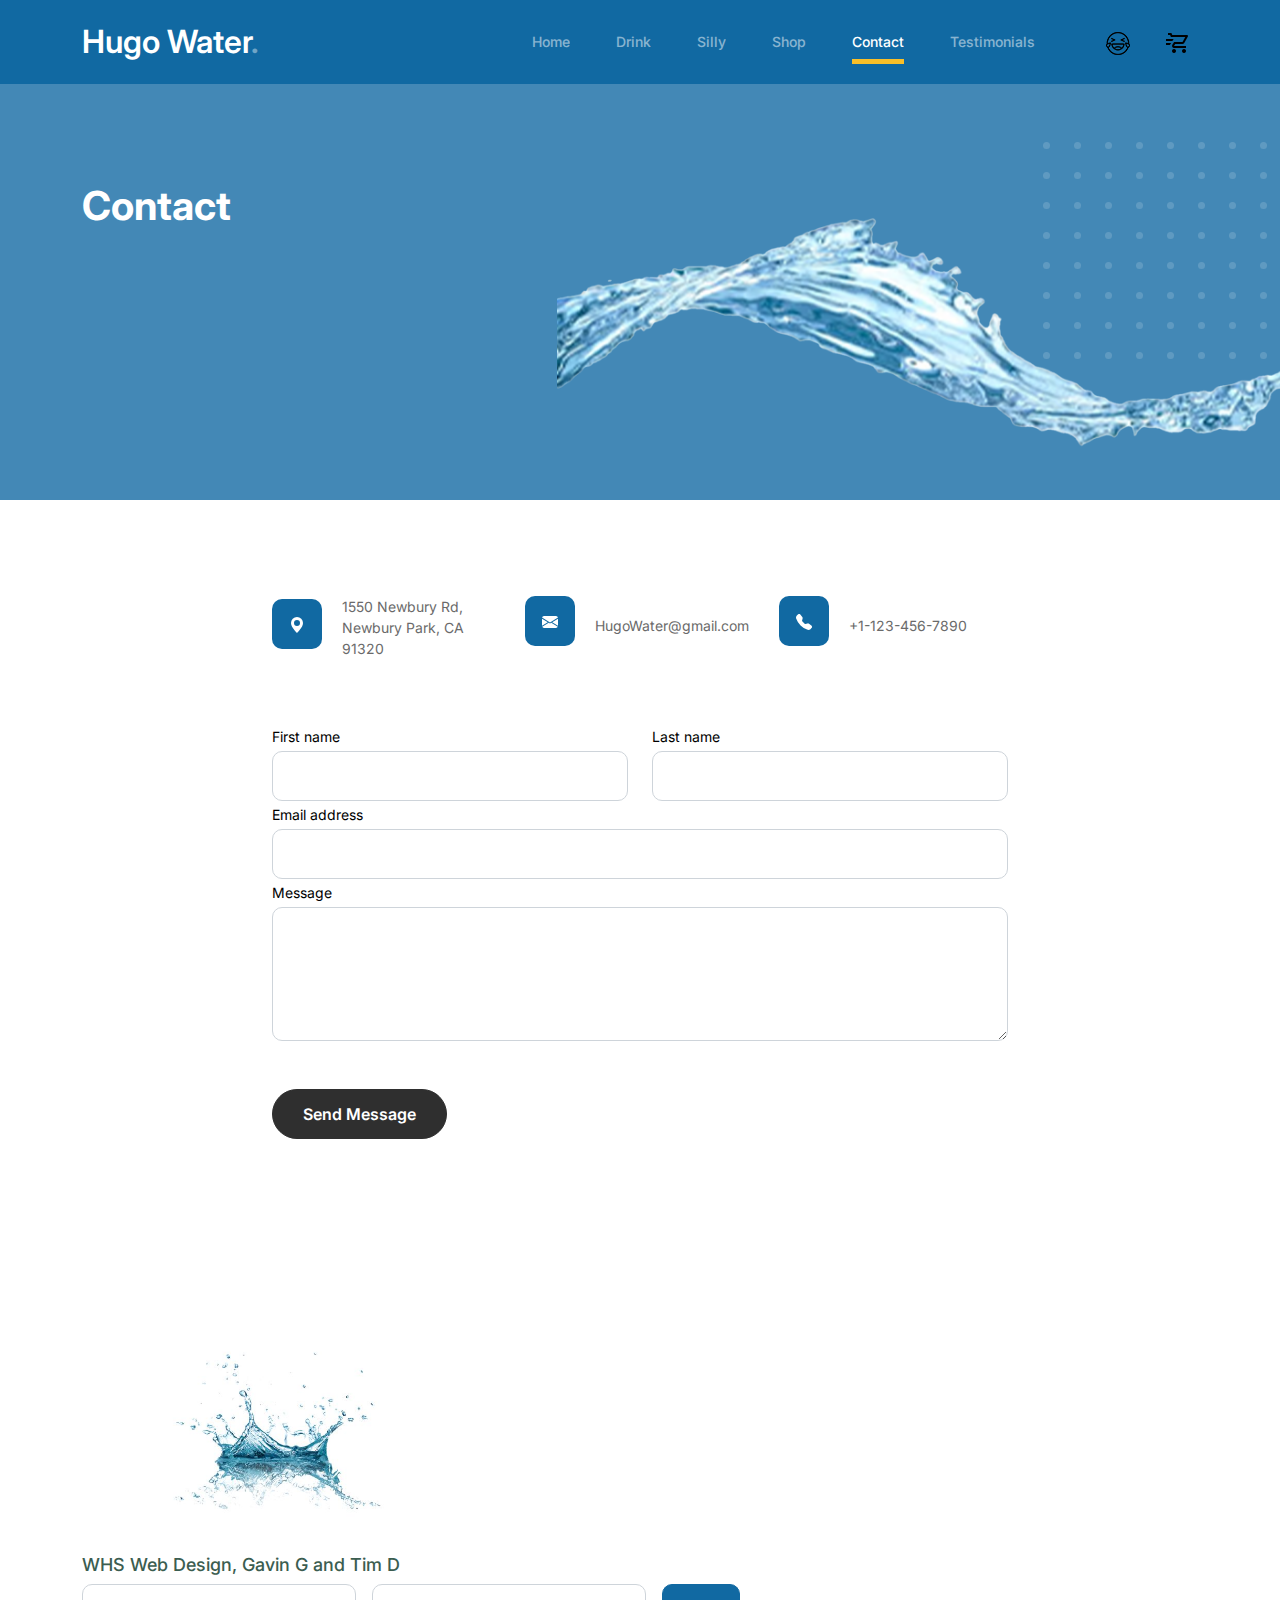
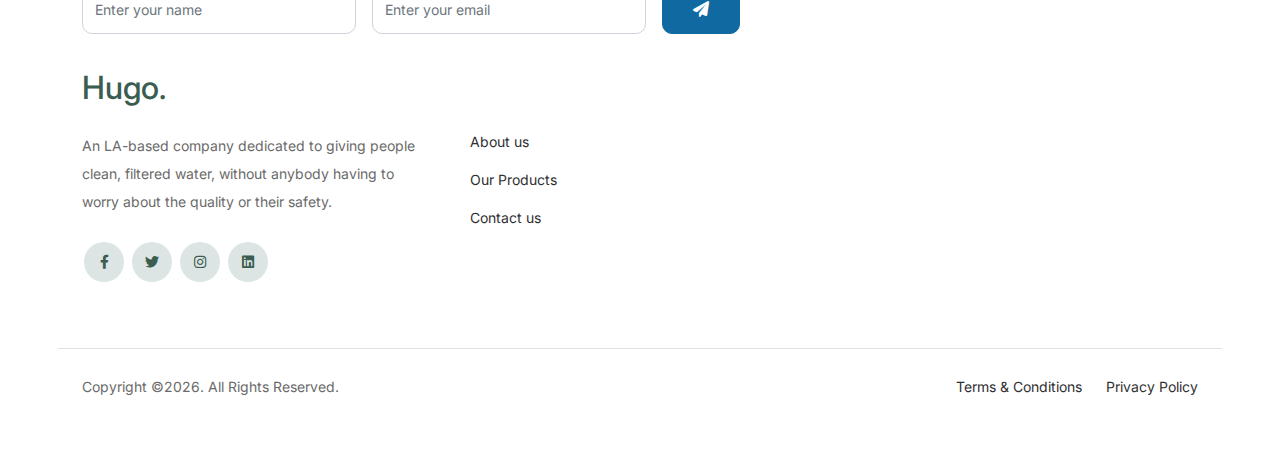
<file: contact.html>
<!-- /*
* Bootstrap 5
* Template Name: Furni
* Template Author: Untree.co
* Template URI: https://untree.co/
* License: https://creativecommons.org/licenses/by/3.0/
*/ -->
<!doctype html>
<html lang="en">
<head>
  <meta charset="utf-8">
  <meta name="viewport" content="width=device-width, initial-scale=1, shrink-to-fit=no">
  <meta name="author" content="Untree.co">
  <link rel="shortcut icon" href="freepik favicon.png">

  <meta name="description" content="" />
  <meta name="keywords" content="bootstrap, bootstrap4" />

		<!-- Bootstrap CSS -->
		<link href="css/bootstrap.min.css" rel="stylesheet">
		<link href="https://cdnjs.cloudflare.com/ajax/libs/font-awesome/6.0.0-beta3/css/all.min.css" rel="stylesheet">
		<link href="css/tiny-slider.css" rel="stylesheet">
		<link href="css/style.css" rel="stylesheet">
		<title>Hugo</title>
	</head>

	<body>

		<!-- Start Header/Navigation -->
		<nav class="custom-navbar navbar navbar navbar-expand-md navbar-dark bg-dark" arial-label="Furni navigation bar">

			<div class="container">
				<a class="navbar-brand" href="index.html">Hugo Water<span>.</span></a>

				<button class="navbar-toggler" type="button" data-bs-toggle="collapse" data-bs-target="#navbarsFurni" aria-controls="navbarsFurni" aria-expanded="false" aria-label="Toggle navigation">
					<span class="navbar-toggler-icon"></span>
				</button>

				<div class="collapse navbar-collapse" id="navbarsFurni">
					<ul class="custom-navbar-nav navbar-nav ms-auto mb-2 mb-md-0">
						<li><a class="nav-link" href="index.html">Home</a></li>
						<li><a class="nav-link" href="drink.html">Drink</a></li>
						<li><a class="nav-link" href="silly.html">Silly</a></li>
						<li><a class="nav-link" href="cart.html">Shop</a></li>
						<li class="nav-item active"><a class="nav-link" href="contact.html">Contact</a></li>
						<li><a class="nav-link" href="testimonials.html">Testimonials</a></li>
					</ul>

					<ul class="custom-navbar-cta navbar-nav mb-2 mb-md-0 ms-5">
						<li><a class="nav-link" href="silly.html"><img src="images/laughing.png"></a></li>
						<li><a class="nav-link" href="cart.html"><img src="images/cart.png"></a></li>
					</ul>
				</div>
			</div>
				
		</nav>
		<!-- End Header/Navigation -->

		<!-- Start Hero Section -->
			<div class="hero">
				<div class="container">
					<div class="row justify-content-between">
						<div class="col-lg-5">
							<div class="intro-excerpt">
								<h1>Contact</h1>
							</div>
						</div>
						<div class="col-lg-7">
							<div class="hero-img-wrap">
								<img src="images/water2.png" class="img-fluid">
							</div>
					</div>
				</div>
			</div>
			<br>
			<br>
			<br>
			<br>
			</div>
		<!-- End Hero Section -->

		
		<!-- Start Contact Form -->
		<div class="untree_co-section">
      <div class="container">

        <div class="block">
          <div class="row justify-content-center">


            <div class="col-md-8 col-lg-8 pb-4">


              <div class="row mb-5">
                <div class="col-lg-4">
                  <div  class="service no-shadow align-items-center link horizontal d-flex active" data-aos="fade-left" data-aos-delay="0">
                    <div class="service-icon color-1 mb-4">
                      <svg xmlns="http://www.w3.org/2000/svg" width="16" height="16" fill="currentColor" class="bi bi-geo-alt-fill" viewBox="0 0 16 16">
                        <path d="M8 16s6-5.686 6-10A6 6 0 0 0 2 6c0 4.314 6 10 6 10zm0-7a3 3 0 1 1 0-6 3 3 0 0 1 0 6z"/>
                      </svg>
                    </div> <!-- /.icon -->
                    <div class="service-contents">
                      <p>1550 Newbury Rd, Newbury Park, CA 91320</p>
                    </div> <!-- /.service-contents-->
                  </div> <!-- /.service -->
                </div>

                <div class="col-lg-4">
                  <div  class="service no-shadow align-items-center link horizontal d-flex active" data-aos="fade-left" data-aos-delay="0">
                    <div class="service-icon color-1 mb-4">
                      <svg xmlns="http://www.w3.org/2000/svg" width="16" height="16" fill="currentColor" class="bi bi-envelope-fill" viewBox="0 0 16 16">
                        <path d="M.05 3.555A2 2 0 0 1 2 2h12a2 2 0 0 1 1.95 1.555L8 8.414.05 3.555zM0 4.697v7.104l5.803-3.558L0 4.697zM6.761 8.83l-6.57 4.027A2 2 0 0 0 2 14h12a2 2 0 0 0 1.808-1.144l-6.57-4.027L8 9.586l-1.239-.757zm3.436-.586L16 11.801V4.697l-5.803 3.546z"/>
                      </svg>
                    </div> <!-- /.icon -->
                    <div class="service-contents">
                      <p>HugoWater@gmail.com</p>
                    </div> <!-- /.service-contents-->
                  </div> <!-- /.service -->
                </div>

                <div class="col-lg-4">
                  <div  class="service no-shadow align-items-center link horizontal d-flex active" data-aos="fade-left" data-aos-delay="0">
                    <div class="service-icon color-1 mb-4">
                      <svg xmlns="http://www.w3.org/2000/svg" width="16" height="16" fill="currentColor" class="bi bi-telephone-fill" viewBox="0 0 16 16">
                        <path fill-rule="evenodd" d="M1.885.511a1.745 1.745 0 0 1 2.61.163L6.29 2.98c.329.423.445.974.315 1.494l-.547 2.19a.678.678 0 0 0 .178.643l2.457 2.457a.678.678 0 0 0 .644.178l2.189-.547a1.745 1.745 0 0 1 1.494.315l2.306 1.794c.829.645.905 1.87.163 2.611l-1.034 1.034c-.74.74-1.846 1.065-2.877.702a18.634 18.634 0 0 1-7.01-4.42 18.634 18.634 0 0 1-4.42-7.009c-.362-1.03-.037-2.137.703-2.877L1.885.511z"/>
                      </svg>
                    </div> <!-- /.icon -->
                    <div class="service-contents">
                      <p>+1-123-456-7890</p>
                    </div> <!-- /.service-contents-->
                  </div> <!-- /.service -->
                </div>
              </div>

              <form>
                <div class="row">
                  <div class="col-6">
                    <div class="form-group">
                      <label class="text-black" for="fname">First name</label>
                      <input type="text" class="form-control" id="fname">
                    </div>
                  </div>
                  <div class="col-6">
                    <div class="form-group">
                      <label class="text-black" for="lname">Last name</label>
                      <input type="text" class="form-control" id="lname">
                    </div>
                  </div>
                </div>
                <div class="form-group">
                  <label class="text-black" for="email">Email address</label>
                  <input type="email" class="form-control" id="email">
                </div>

                <div class="form-group mb-5">
                  <label class="text-black" for="message">Message</label>
                  <textarea name="" class="form-control" id="message" cols="30" rows="5"></textarea>
                </div>

                <button type="submit" class="btn btn-primary-hover-outline">Send Message</button>
              </form>

            </div>

          </div>

        </div>

      </div>


    </div>
  </div>

  <!-- End Contact Form -->

		

		<!-- Start Footer Section -->
		<footer class="footer-section">
			<div class="container relative">

				<div class="sofa-img">
					<img src="images/waterbackdrop.jpg" alt="Image" class="img-fluid">
				</div>

				<div class="row">
					<div class="col-lg-8">
						<div class="subscription-form">
							<h3 class="d-flex align-items-center"><span class="me-1">WHS Web Design, Gavin G and Tim D</span></h3>

							<form action="#" class="row g-3">
								<div class="col-auto">
									<input type="text" class="form-control" placeholder="Enter your name">
								</div>
								<div class="col-auto">
									<input type="email" class="form-control" placeholder="Enter your email">
								</div>
								<div class="col-auto">
									<button class="btn btn-primary">
										<span class="fa fa-paper-plane"></span>
									</button>
								</div>
							</form>

						</div>
					</div>
				</div>

				<div class="row g-5 mb-5">
					<div class="col-lg-4">
						<div class="mb-4 footer-logo-wrap"><a href="#" class="footer-logo">Hugo<span>.</span></a></div>
						<p class="mb-4">An LA-based company dedicated to giving people clean, filtered water, without anybody having to worry about the quality or their safety.</p>

						<ul class="list-unstyled custom-social">
							<li><a href="https://www.facebook.com/"><span class="fa fa-brands fa-facebook-f"></span></a></li>
							<li><a href="https://x.com/"><span class="fa fa-brands fa-twitter"></span></a></li>
							<li><a href="https://www.instagram.com/"><span class="fa fa-brands fa-instagram"></span></a></li>
							<li><a href="https://www.linkedin.com/"><span class="fa fa-brands fa-linkedin"></span></a></li>
						</ul>
					</div>

					<div class="col-lg-8">
						<div class="row links-wrap">
							<div class="col-6 col-sm-6 col-md-3">
								<ul class="list-unstyled">
									<li><a href="contact.html">About us</a></li>
									<li><a href="cart.html">Our Products</a></li>
									<li><a href="contact.html">Contact us</a></li>
								</ul>
							</div>

					</div>
				</div>

				<div class="border-top copyright">
					<div class="row pt-4">
						<div class="col-lg-6">
							<p class="mb-2 text-center text-lg-start">Copyright &copy;<script>document.write(new Date().getFullYear());</script>. All Rights Reserved. 
            </p>
						</div>

						<div class="col-lg-6 text-center text-lg-end">
							<ul class="list-unstyled d-inline-flex ms-auto">
								<li class="me-4"><a href="termsandconditions.html">Terms &amp; Conditions</a></li>
								<li><a href="termsandconditions.html">Privacy Policy</a></li>
							</ul>
						</div>

					</div>
				</div>

			</div>
		</footer>
		<!-- End Footer Section -->	


		<script src="js/bootstrap.bundle.min.js"></script>
		<script src="js/tiny-slider.js"></script>
		<script src="js/custom.js"></script>
	</body>

</html>
</file>
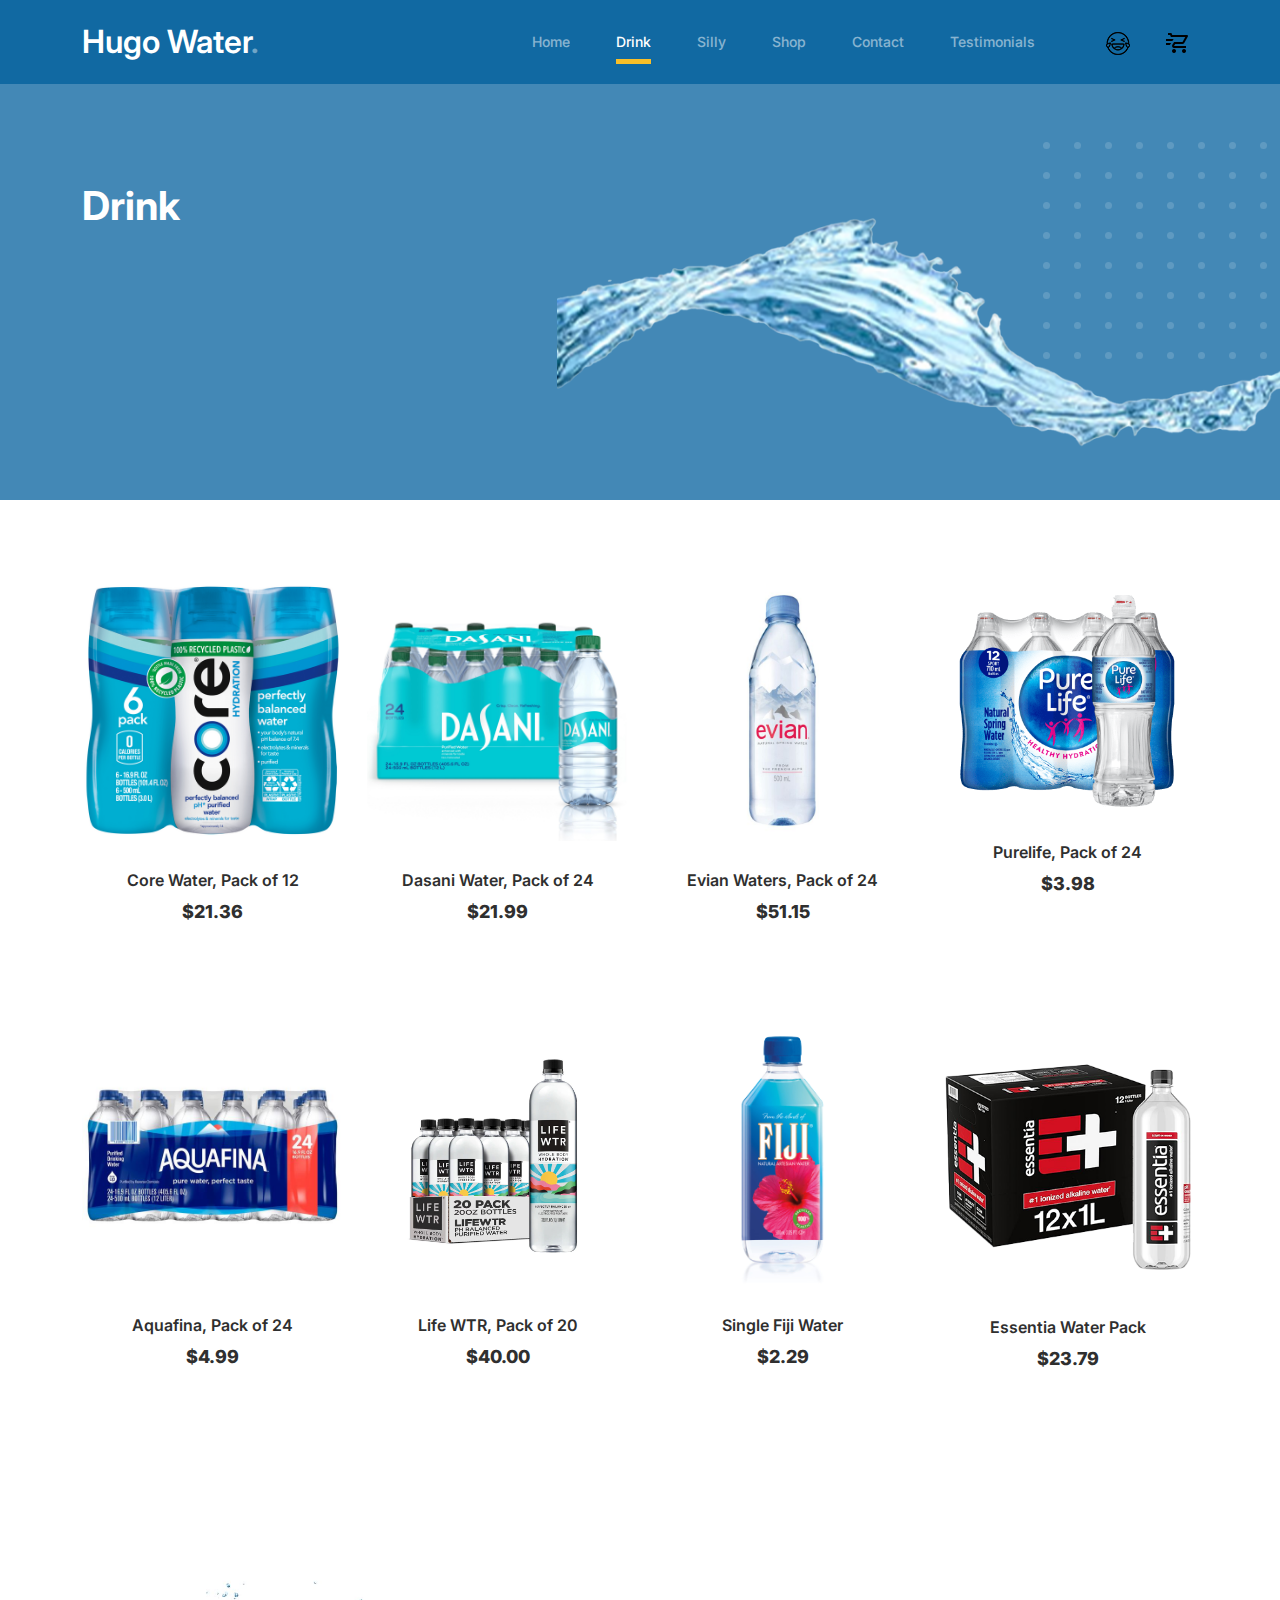
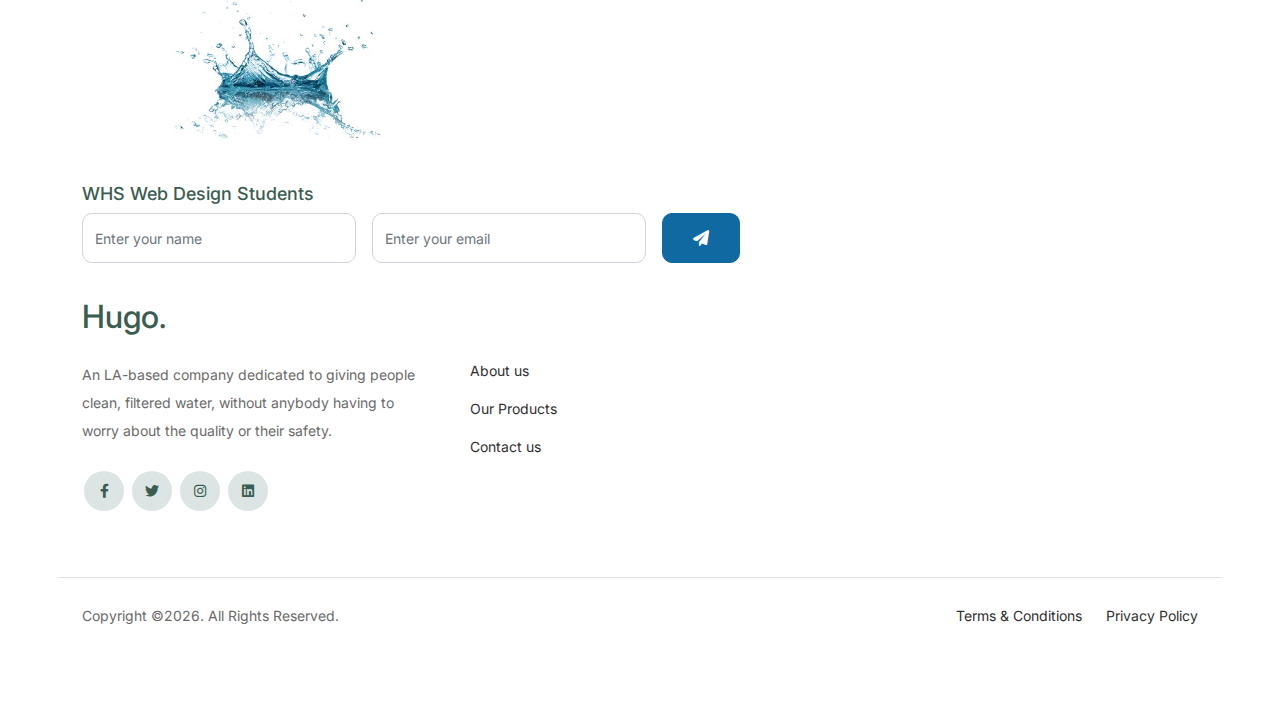
<file: drink.html>
<!-- /*
* Bootstrap 5
* Template Name: Furni
* Template Author: Untree.co
* Template URI: https://untree.co/
* License: https://creativecommons.org/licenses/by/3.0/
*/ -->
<!doctype html>
<html lang="en">
<head>
  <meta charset="utf-8">
  <meta name="viewport" content="width=device-width, initial-scale=1, shrink-to-fit=no">
  <meta name="author" content="Untree.co">
  <link rel="shortcut icon" href="freepik favicon.png">

  <meta name="description" content="" />
  <meta name="keywords" content="bootstrap, bootstrap4" />

		<!-- Bootstrap CSS -->
		<link href="css/bootstrap.min.css" rel="stylesheet">
		<link href="https://cdnjs.cloudflare.com/ajax/libs/font-awesome/6.0.0-beta3/css/all.min.css" rel="stylesheet">
		<link href="css/tiny-slider.css" rel="stylesheet">
		<link href="css/style.css" rel="stylesheet">
		<title>Hugo</title>
	</head>

	<body>

		<!-- Start Header/Navigation -->
		<nav class="custom-navbar navbar navbar navbar-expand-md navbar-dark bg-dark" arial-label="Furni navigation bar">

			<div class="container">
				<a class="navbar-brand" href="index.html">Hugo Water<span>.</span></a>

				<button class="navbar-toggler" type="button" data-bs-toggle="collapse" data-bs-target="#navbarsFurni" aria-controls="navbarsFurni" aria-expanded="false" aria-label="Toggle navigation">
					<span class="navbar-toggler-icon"></span>
				</button>

				<div class="collapse navbar-collapse" id="navbarsFurni">
					<ul class="custom-navbar-nav navbar-nav ms-auto mb-2 mb-md-0">
						<li><a class="nav-link" href="index.html">Home</a></li>
							<li class="nav-item active"><a class="nav-link" href="drink.html">Drink</a></li>
						<li><a class="nav-link" href="silly.html">Silly</a></li>
						<li><a class="nav-link" href="cart.html">Shop</a></li>
						<li><a class="nav-link" href="contact.html">Contact</a></li>
						<li><a class="nav-link" href="testimonials.html">Testimonials</a></li>
					</ul>

					<ul class="custom-navbar-cta navbar-nav mb-2 mb-md-0 ms-5">
						<li><a class="nav-link" href="silly.html"><img src="images/laughing.png"></a></li>
						<li><a class="nav-link" href="cart.html"><img src="images/cart.png"></a></li>
					</ul>
				</div>
			</div>
		</nav>
		<!-- End Header/Navigation -->

		<!-- Start Hero Section -->
			<div class="hero">
				<div class="container">
					<div class="row justify-content-between">
						<div class="col-lg-5">
							<div class="intro-excerpt">
								<h1>Drink</h1>
							</div>
						</div>
						<div class="col-lg-7">
							<div class="hero-img-wrap">
								<img src="images/water2.png" class="img-fluid">
							</div>
					</div>
				</div>
			</div>
			<br>
			<br>
			<br>
			<br>
			</div>
		<!-- End Hero Section -->

		

		<div class="untree_co-section product-section before-footer-section">
		    <div class="container">
		      	<div class="row">

		      		<!-- Start Column 1 -->
					<div class="col-12 col-md-4 col-lg-3 mb-5">
						<a class="product-item" href="https://www.amazon.com/Core-Hydration-Perfectly-Balanced-bottle/dp/B00RQPUV0Q?th=1" target="_blank">
							<img src="images/corewater.png" class="img-fluid product-thumbnail">
							<h3 class="product-title">Core Water, Pack of 12</h3>
							<strong class="product-price">$21.36</strong>

							<span class="icon-cross">
								<img src="images/corewater.png" class="img-fluid">
							</span>
						</a>
					</div> 
					<!-- End Column 1 -->
						
					<!-- Start Column 2 -->
					<div class="col-12 col-md-4 col-lg-3 mb-5">
						<a class="product-item" href="https://www.amazon.com/DASANI-Purified-Bottles-Enhanced-Minerals/dp/B000T9SZOU?th=1" target="_blank">
							<img src="images/dasani.jpg" class="img-fluid product-thumbnail">
							<h3 class="product-title">Dasani Water, Pack of 24</h3>
							<strong class="product-price">$21.99</strong>

							<span class="icon-cross">
								<img src="images/dasani.jpg" class="img-fluid">
							</span>
						</a>
					</div> 
					<!-- End Column 2 -->

					<!-- Start Column 3 -->
					<div class="col-12 col-md-4 col-lg-3 mb-5">
						<a class="product-item" href="https://beverageuniverse.com/evian-spring-water-500-ml-24-plastic-bottles.html" target="_blank">
							<img src="images/evian.jpg" class="img-fluid product-thumbnail">
							<h3 class="product-title">Evian Waters, Pack of 24</h3>
							<strong class="product-price">$51.15</strong>

							<span class="icon-cross">
								<img src="images/evian.jpg" class="img-fluid">
							</span>
						</a>
					</div>
					<!-- End Column 3 -->

					<!-- Start Column 4 -->
					<div class="col-12 col-md-4 col-lg-3 mb-5">
						<a class="product-item" href="https://www.walmart.ca/en/ip/Pure-Life-Natural-Spring-Water/206900?from=/search" target="_blank">
							<img src="images/purelife.png" class="img-fluid product-thumbnail">
							<h3 class="product-title">Purelife, Pack of 24</h3>
							<strong class="product-price">$3.98</strong>

							<span class="icon-cross">
								<img src="images/purelife.png" class="img-fluid">
							</span>
						</a>
					</div>
					<!-- End Column 4 -->


					<!-- Start Column 1 -->
					<div class="col-12 col-md-4 col-lg-3 mb-5">
						<a class="product-item" href="https://shop.lowesfoods.com/products/aquafina-water-24pk-16-9oz/63874" target="_blank">
							<img src="images/aquafina.jpg" class="img-fluid product-thumbnail">
							<h3 class="product-title">Aquafina, Pack of 24</h3>
							<strong class="product-price">$4.99</strong>

							<span class="icon-cross">
								<img src="images/aquafina.jpg" class="img-fluid">
							</span>
						</a>
					</div> 
					<!-- End Column 1 -->
						
					<!-- Start Column 2 -->
					<div class="col-12 col-md-4 col-lg-3 mb-5">
						<a class="product-item" href="https://www.amazon.com/LIFEWTR-Premium-Purified-Balanced-Electrolytes/dp/B08QRT97Y8?th=1" target="_blank">
							<img src="images/lifewtr.jpg" class="img-fluid product-thumbnail">
							<h3 class="product-title">Life WTR, Pack of 20</h3>
							<strong class="product-price">$40.00</strong>

							<span class="icon-cross">
								<img src="images/lifewtr.jpg" class="img-fluid">
							</span>
						</a>
					</div> 
					<!-- End Column 2 -->

					<!-- Start Column 3 -->
					<div class="col-12 col-md-4 col-lg-3 mb-5">
						<a class="product-item" href="https://www.amazon.com/FIJI-Natural-Artesian-Water-16-9-Ounce/dp/B00IAE9Y5A" target="_blank">
							<img src="images/fiji.jpg" class="img-fluid product-thumbnail">
							<h3 class="product-title">Single Fiji Water</h3>
							<strong class="product-price">$2.29</strong>

							<span class="icon-cross">
								<img src="images/fiji.jpg" class="img-fluid">
							</span>
						</a>
					</div>
					<!-- End Column 3 -->

					<!-- Start Column 4 -->
					<div class="col-12 col-md-4 col-lg-3 mb-5">
						<a class="product-item" href="https://www.amazon.com/Essentia-Water-Electrolytes-Rehydration-Overachievers/dp/B005HG9ESG/ref=sr_1_1_sspa?dib=eyJ2IjoiMSJ9.[base64].FmeNnqC3TyAZxX5-DBHTFtG9lQDIxBka2iO6M3RyGcQ&dib_tag=se&keywords=water&qid=1748539713&sr=8-1-spons&sp_csd=d2lkZ2V0TmFtZT1zcF9hdGY&psc=1">
							<img src="images/waterbox.jpg.png" class="img-fluid product-thumbnail">
							<h3 class="product-title">Essentia Water Pack</h3>
							<strong class="product-price">$23.79</strong>

							<span class="icon-cross">
								<img src="images/waterbox.jpg.png" class="img-fluid">
							</span>
						</a>
					</div>
					<!-- End Column 4 -->
		      	</div>
		    </div>
		</div>
		<!-- Start Footer Section -->
		<footer class="footer-section">
			<div class="container relative">

				<div class="sofa-img">
					<img src="images/waterbackdrop.jpg" alt="Image" class="img-fluid">
				</div>

				<div class="row">
					<div class="col-lg-8">
						<div class="subscription-form">
							<h3 class="d-flex align-items-center"><span class="me-1">WHS Web Design Students</span></h3>

							<form action="#" class="row g-3">
								<div class="col-auto">
									<input type="text" class="form-control" placeholder="Enter your name">
								</div>
								<div class="col-auto">
									<input type="email" class="form-control" placeholder="Enter your email">
								</div>
								<div class="col-auto">
									<button class="btn btn-primary">
										<span class="fa fa-paper-plane"></span>
									</button>
								</div>
							</form>

						</div>
					</div>
				</div>

				<div class="row g-5 mb-5">
					<div class="col-lg-4">
						<div class="mb-4 footer-logo-wrap"><a href="#" class="footer-logo">Hugo<span>.</span></a></div>
						<p class="mb-4">An LA-based company dedicated to giving people clean, filtered water, without anybody having to worry about the quality or their safety.</p>

						<ul class="list-unstyled custom-social">
							<li><a href="https://www.facebook.com/"><span class="fa fa-brands fa-facebook-f"></span></a></li>
							<li><a href="https://x.com/"><span class="fa fa-brands fa-twitter"></span></a></li>
							<li><a href="https://www.instagram.com/"><span class="fa fa-brands fa-instagram"></span></a></li>
							<li><a href="https://www.linkedin.com/"><span class="fa fa-brands fa-linkedin"></span></a></li>
						</ul>
					</div>

					<div class="col-lg-8">
						<div class="row links-wrap">
							<div class="col-6 col-sm-6 col-md-3">
								<ul class="list-unstyled">
									<li><a href="contact.html">About us</a></li>
									<li><a href="cart.html">Our Products</a></li>
									<li><a href="contact.html">Contact us</a></li>
								</ul>
							</div>

					</div>
				</div>

				<div class="border-top copyright">
					<div class="row pt-4">
						<div class="col-lg-6">
							<p class="mb-2 text-center text-lg-start">Copyright &copy;<script>document.write(new Date().getFullYear());</script>. All Rights Reserved. 
            </p>
						</div>

						<div class="col-lg-6 text-center text-lg-end">
							<ul class="list-unstyled d-inline-flex ms-auto">
								<li class="me-4"><a href="termsandconditions.html">Terms &amp; Conditions</a></li>
								<li><a href="termsandconditions.html">Privacy Policy</a></li>
							</ul>
						</div>

					</div>
				</div>

			</div>
		</footer>
		<!-- End Footer Section -->	


		<script src="js/bootstrap.bundle.min.js"></script>
		<script src="js/tiny-slider.js"></script>
		<script src="js/custom.js"></script>
	</body>

</html>
</file>
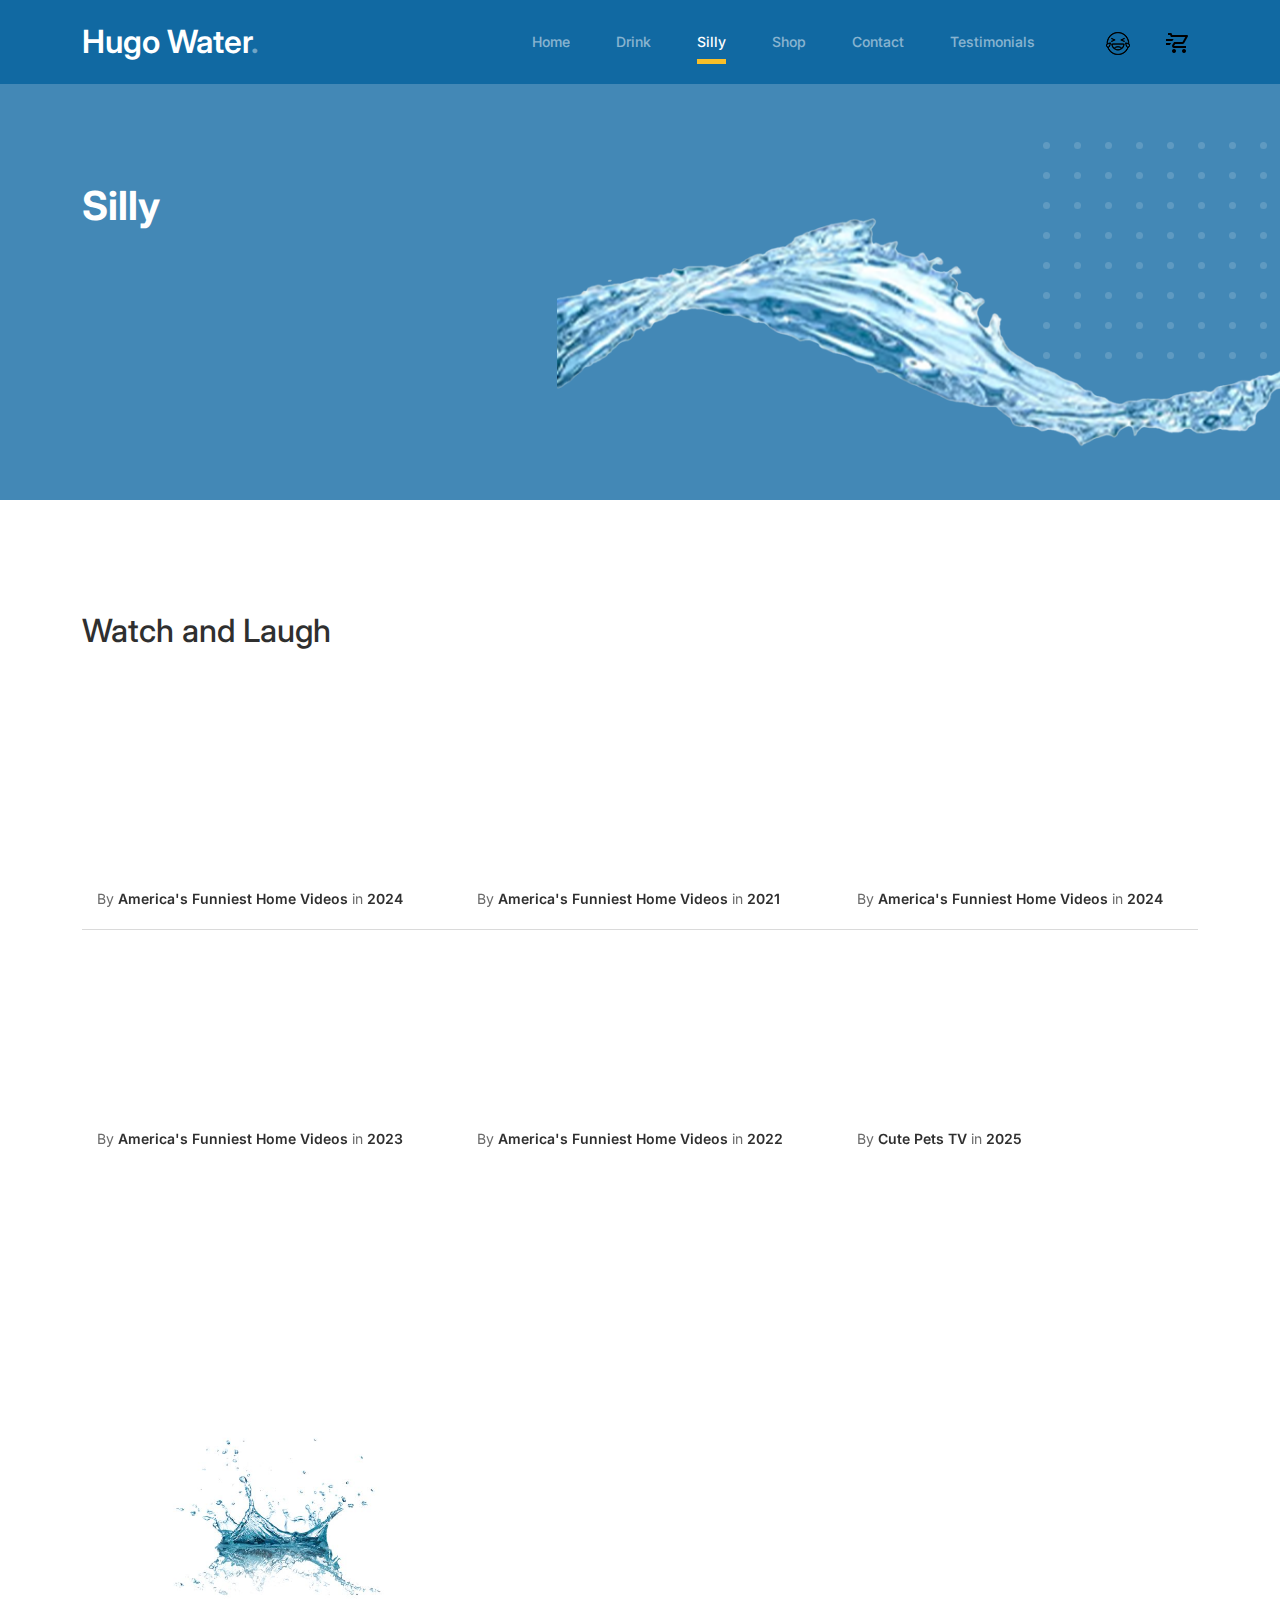
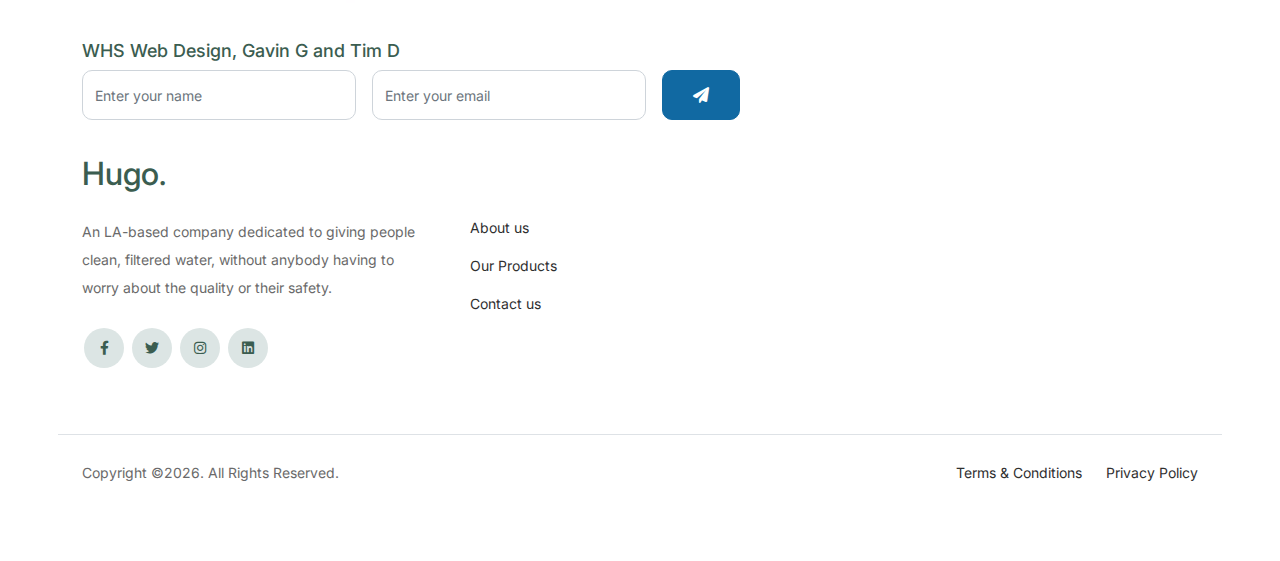
<file: silly.html>
<!-- /*
* Bootstrap 5
* Template Name: Furni
* Template Author: Untree.co
* Template URI: https://untree.co/
* License: https://creativecommons.org/licenses/by/3.0/
*/ -->
<!doctype html>
<html lang="en">
<head>
  <meta charset="utf-8">
  <meta name="viewport" content="width=device-width, initial-scale=1, shrink-to-fit=no">
  <meta name="author" content="Untree.co">
  <link rel="shortcut icon" href="freepik favicon.png">

  <meta name="description" content="" />
  <meta name="keywords" content="bootstrap, bootstrap4" />

		<!-- Bootstrap CSS -->
		<link href="css/bootstrap.min.css" rel="stylesheet">
		<link href="https://cdnjs.cloudflare.com/ajax/libs/font-awesome/6.0.0-beta3/css/all.min.css" rel="stylesheet">
		<link href="css/tiny-slider.css" rel="stylesheet">
		<link href="css/style.css" rel="stylesheet">
		<title>Hugo</title>
	</head>

	<body>

		<!-- Start Header/Navigation -->
		<nav class="custom-navbar navbar navbar navbar-expand-md navbar-dark bg-dark" arial-label="Furni navigation bar">

			<div class="container">
				<a class="navbar-brand" href="index.html">Hugo Water<span>.</span></a>

				<button class="navbar-toggler" type="button" data-bs-toggle="collapse" data-bs-target="#navbarsFurni" aria-controls="navbarsFurni" aria-expanded="false" aria-label="Toggle navigation">
					<span class="navbar-toggler-icon"></span>
				</button>

				<div class="collapse navbar-collapse" id="navbarsFurni">
					<ul class="custom-navbar-nav navbar-nav ms-auto mb-2 mb-md-0">
						<li><a class="nav-link" href="index.html">Home</a></li>
						<li><a class="nav-link" href="drink.html">Drink</a></li>
						<li class="nav-item active">
							<a class="nav-link" href="silly.html">Silly</a>
						</li>
						<li><a class="nav-link" href="cart.html">Shop</a></li>
						<li><a class="nav-link" href="contact.html">Contact</a></li>
						<li><a class="nav-link" href="testimonials.html">Testimonials</a></li>
					</ul>

					<ul class="custom-navbar-cta navbar-nav mb-2 mb-md-0 ms-5">
						<li><a class="nav-link" href="silly.html"><img src="images/laughing.png"></a></li>
						<li><a class="nav-link" href="cart.html"><img src="images/cart.png"></a></li>
					</ul>
				</div>
			</div>
				
		</nav>
		<!-- End Header/Navigation -->

		<!-- Start Hero Section -->
			<div class="hero">
				<div class="container">
					<div class="row justify-content-between">
						<div class="col-lg-5">
							<div class="intro-excerpt">
								<h1>Silly</h1>
							</div>
						</div>
						<div class="col-lg-7">
							<div class="hero-img-wrap">
								<img src="images/water2.png" class="img-fluid">
							</div>
						</div>
					</div>
				</div>
				<br>
				<br>
				<br>
				<br>
			</div>
		<!-- End Hero Section -->

		

				<!-- Start Blog Section -->
				<div class="blog-section">
					<div class="container">
						<div class="row mb-5">
							<div class="col-md-6">
								<h2 class="section-title">Watch and Laugh</h2>
							</div>
							<div class="col-md-6 text-start text-md-end">
							</div>
						</div>
		
						<div class="row">
		
							<div class="col-12 col-sm-6 col-md-4 mb-4 mb-md-0">
								<div class="post-entry">
									<a href="#" class="post-thumbnail"><iframe width="100%" src="https://www.youtube.com/embed/APaQjnwECXU?si=mt4ql9UwIcStgfg9" title="YouTube video player" frameborder="0" allow="accelerometer; autoplay; clipboard-write; encrypted-media; gyroscope; picture-in-picture; web-share" referrerpolicy="strict-origin-when-cross-origin" allowfullscreen></iframe></a>
									<div class="post-content-entry">
										<div class="meta">
											<span>By <a href="https://www.youtube.com/@afv">America's Funniest Home Videos
											</a></span> <span>in <a href="https://www.youtube.com/watch?v=APaQjnwECXU">2024</a></span>
										</div>
									</div>
								</div>
							</div>
		
							<div class="col-12 col-sm-6 col-md-4 mb-4 mb-md-0">
								<div class="post-entry">
									<a href="#" class="post-thumbnail"><iframe width="100%" src="https://www.youtube.com/embed/U0Eq864n_oU?si=Ipkj7aeRRKgE-Bf0" title="YouTube video player" frameborder="0" allow="accelerometer; autoplay; clipboard-write; encrypted-media; gyroscope; picture-in-picture; web-share" referrerpolicy="strict-origin-when-cross-origin" allowfullscreen></iframe></a>
									<div class="post-content-entry">
										<div class="meta">
											<span>By <a href="https://www.youtube.com/@afv">America's Funniest Home Videos</a></span> <span>in <a href="https://www.youtube.com/watch?v=U0Eq864n_oU">2021</a></span>
										</div>
									</div>
								</div>
							</div>
		
							<div class="col-12 col-sm-6 col-md-4 mb-4 mb-md-0">
								<div class="post-entry">
									<a href="#" class="post-thumbnail"><iframe width="100%" src="https://www.youtube.com/embed/OcIDhWULzr4?si=n04lQlc6fcWN_yhL" title="YouTube video player" frameborder="0" allow="accelerometer; autoplay; clipboard-write; encrypted-media; gyroscope; picture-in-picture; web-share" referrerpolicy="strict-origin-when-cross-origin" allowfullscreen></iframe></a>
									<div class="post-content-entry">
										<div class="meta">
											<span>By <a href="https://www.youtube.com/@afv">America's Funniest Home Videos</a></span> <span>in <a href="https://www.youtube.com/watch?v=OcIDhWULzr4">2024</a></span>
										</div>
									</div>
								</div>
							</div>
		
						</div>
<hr>
						<div class="row">
		
							<div class="col-12 col-sm-6 col-md-4 mb-4 mb-md-0">
								<div class="post-entry">
									<a href="#" class="post-thumbnail"><iframe width="100%" src="https://www.youtube.com/embed/LffNHspowH0?si=BP_9e6XofsRjT18y" title="YouTube video player" frameborder="0" allow="accelerometer; autoplay; clipboard-write; encrypted-media; gyroscope; picture-in-picture; web-share" referrerpolicy="strict-origin-when-cross-origin" allowfullscreen></iframe></a>
									<div class="post-content-entry">
										<div class="meta">
											<span>By <a href="https://www.youtube.com/@afv">America's Funniest Home Videos
											</a></span> <span>in <a href="https://www.youtube.com/watch?v=LffNHspowH0">2023</a></span>
										</div>
									</div>
								</div>
							</div>
		
							<div class="col-12 col-sm-6 col-md-4 mb-4 mb-md-0">
								<div class="post-entry">
									<a href="#" class="post-thumbnail"><iframe width="100%" src="https://www.youtube.com/embed/mWocDNQ4YT8?si=BUz_dzeKT46B-Xma" title="YouTube video player" frameborder="0" allow="accelerometer; autoplay; clipboard-write; encrypted-media; gyroscope; picture-in-picture; web-share" referrerpolicy="strict-origin-when-cross-origin" allowfullscreen></iframe></a>
									<div class="post-content-entry">
										<div class="meta">
											<span>By <a href="https://www.youtube.com/@afv">America's Funniest Home Videos
											</a></span> <span>in <a href="http://youtube.com/watch?v=mWocDNQ4YT8">2022</a></span>
										</div>
									</div>
								</div>
							</div>
		
							<div class="col-12 col-sm-6 col-md-4 mb-4 mb-md-0">
								<div class="post-entry">
									<a href="#" class="post-thumbnail"><iframe width="100%" src="https://www.youtube.com/embed/14jkhWKXPNg?si=IgFP_QnU5-fAK13Y" title="YouTube video player" frameborder="0" allow="accelerometer; autoplay; clipboard-write; encrypted-media; gyroscope; picture-in-picture; web-share" referrerpolicy="strict-origin-when-cross-origin" allowfullscreen></iframe></a>
									<div class="post-content-entry">
										<div class="meta">
											<span>By <a href="https://www.youtube.com/@cutepetstv11">Cute Pets TV</a></span> <span>in <a href="https://www.youtube.com/watch?v=14jkhWKXPNg">2025</a></span>
										</div>
									</div>
								</div>
							</div>
		
						</div>
					</div>
				</div>
				
				<!-- End Blog Section -->

		

		<!-- Start Footer Section -->
		<footer class="footer-section">
			<div class="container relative">

				<div class="sofa-img">
					<img src="images/waterbackdrop.jpg" alt="Image" class="img-fluid">
				</div>

				<div class="row">
					<div class="col-lg-8">
						<div class="subscription-form">
							<h3 class="d-flex align-items-center"><span class="me-1">WHS Web Design, Gavin G and Tim D </span></h3>

							<form action="#" class="row g-3">
								<div class="col-auto">
									<input type="text" class="form-control" placeholder="Enter your name">
								</div>
								<div class="col-auto">
									<input type="email" class="form-control" placeholder="Enter your email">
								</div>
								<div class="col-auto">
									<button class="btn btn-primary">
										<span class="fa fa-paper-plane"></span>
									</button>
								</div>
							</form>

						</div>
					</div>
				</div>

				<div class="row g-5 mb-5">
					<div class="col-lg-4">
						<div class="mb-4 footer-logo-wrap"><a href="#" class="footer-logo">Hugo<span>.</span></a></div>
						<p class="mb-4">An LA-based company dedicated to giving people clean, filtered water, without anybody having to worry about the quality or their safety.</p>

						<ul class="list-unstyled custom-social">
							<li><a href="https://www.facebook.com/"><span class="fa fa-brands fa-facebook-f"></span></a></li>
							<li><a href="https://x.com/"><span class="fa fa-brands fa-twitter"></span></a></li>
							<li><a href="https://www.instagram.com/"><span class="fa fa-brands fa-instagram"></span></a></li>
							<li><a href="https://www.linkedin.com/"><span class="fa fa-brands fa-linkedin"></span></a></li>
						</ul>
					</div>

					<div class="col-lg-8">
						<div class="row links-wrap">
							<div class="col-6 col-sm-6 col-md-3">
								<ul class="list-unstyled">
									<li><a href="contact.html">About us</a></li>
									<li><a href="cart.html">Our Products</a></li>
									<li><a href="contact.html">Contact us</a></li>
								</ul>
							</div>

					</div>
				</div>

				<div class="border-top copyright">
					<div class="row pt-4">
						<div class="col-lg-6">
							<p class="mb-2 text-center text-lg-start">Copyright &copy;<script>document.write(new Date().getFullYear());</script>. All Rights Reserved. 
            </p>
						</div>

						<div class="col-lg-6 text-center text-lg-end">
							<ul class="list-unstyled d-inline-flex ms-auto">
								<li class="me-4"><a href="termsandconditions.html">Terms &amp; Conditions</a></li>
								<li><a href="termsandconditions.html">Privacy Policy</a></li>
							</ul>
						</div>

					</div>
				</div>

			</div>
		</footer>
		<!-- End Footer Section -->	


		<script src="js/bootstrap.bundle.min.js"></script>
		<script src="js/tiny-slider.js"></script>
		<script src="js/custom.js"></script>
	</body>

</html>
</file>
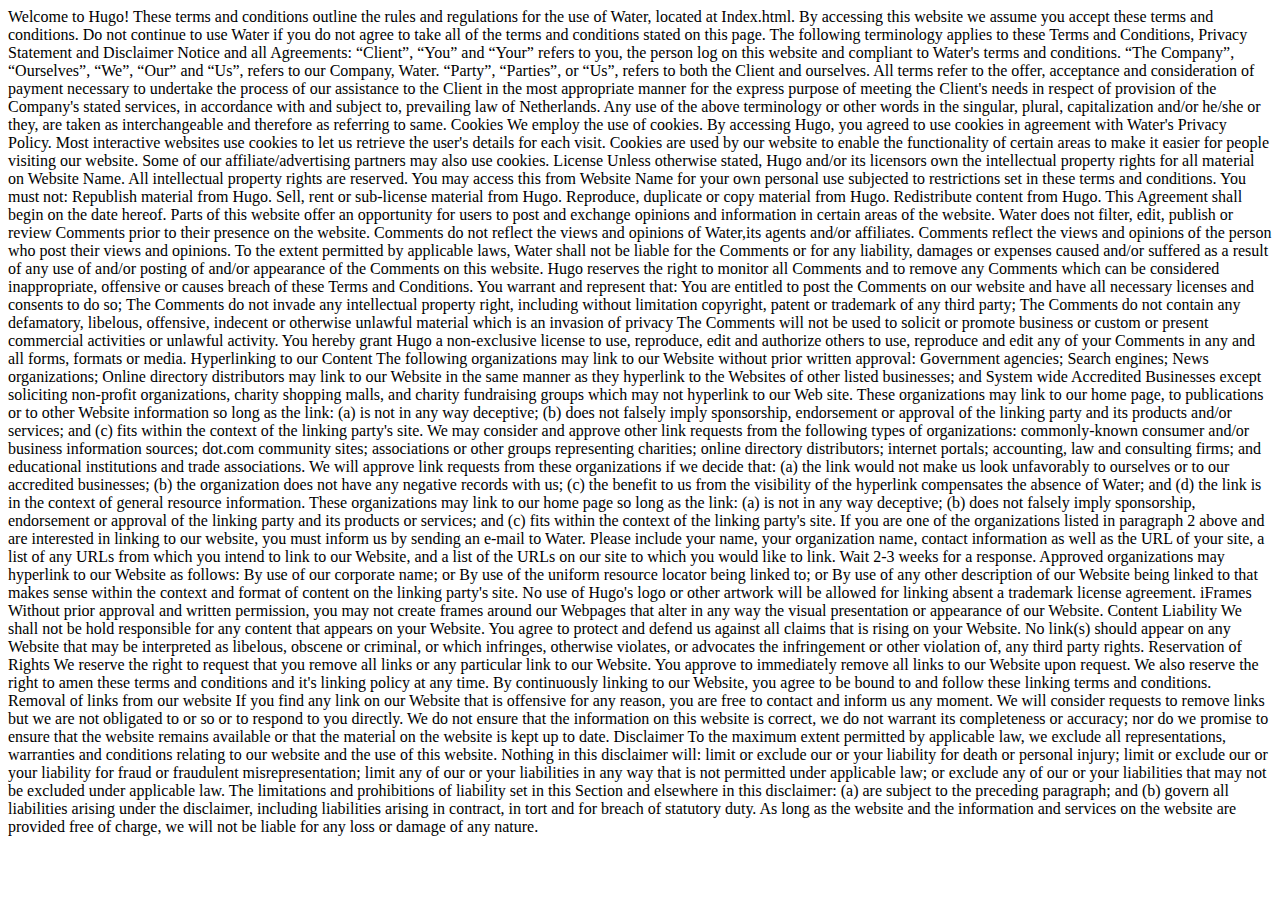
<file: termsandconditions.html>
<!DOCTYPE html>
<html lang="en">
<head>
    <meta charset="UTF-8">
    <meta name="viewport" content="width=device-width, initial-scale=1.0">
    <title>Hugo</title>
</head>
<body>
    Welcome to Hugo!

These terms and conditions outline the rules and regulations for the use of Water, located at Index.html.

By accessing this website we assume you accept these terms and conditions. Do not continue to use Water if you do not agree to take all of the terms and conditions stated on this page.

The following terminology applies to these Terms and Conditions, Privacy Statement and Disclaimer Notice and all Agreements: “Client”, “You” and “Your” refers to you, the person log on this website and compliant to Water's terms and conditions. “The Company”, “Ourselves”, “We”, “Our” and “Us”, refers to our Company, Water. “Party”, “Parties”, or “Us”, refers to both the Client and ourselves. All terms refer to the offer, acceptance and consideration of payment necessary to undertake the process of our assistance to the Client in the most appropriate manner for the express purpose of meeting the Client's needs in respect of provision of the Company's stated services, in accordance with and subject to, prevailing law of Netherlands. Any use of the above terminology or other words in the singular, plural, capitalization and/or he/she or they, are taken as interchangeable and therefore as referring to same.

Cookies
We employ the use of cookies. By accessing Hugo, you agreed to use cookies in agreement with Water's Privacy Policy.

Most interactive websites use cookies to let us retrieve the user's details for each visit. Cookies are used by our website to enable the functionality of certain areas to make it easier for people visiting our website. Some of our affiliate/advertising partners may also use cookies.

License
Unless otherwise stated, Hugo and/or its licensors own the intellectual property rights for all material on Website Name. All intellectual property rights are reserved. You may access this from Website Name for your own personal use subjected to restrictions set in these terms and conditions.

You must not:

Republish material from Hugo.
Sell, rent or sub-license material from Hugo.
Reproduce, duplicate or copy material from Hugo.
Redistribute content from Hugo.         
This Agreement shall begin on the date hereof.

Parts of this website offer an opportunity for users to post and exchange opinions and information in certain areas of the website. Water does not filter, edit, publish or review Comments prior to their presence on the website. Comments do not reflect the views and opinions of Water,its agents and/or affiliates. Comments reflect the views and opinions of the person who post their views and opinions. To the extent permitted by applicable laws, Water shall not be liable for the Comments or for any liability, damages or expenses caused and/or suffered as a result of any use of and/or posting of and/or appearance of the Comments on this website.

Hugo reserves the right to monitor all Comments and to remove any Comments which can be considered inappropriate, offensive or causes breach of these Terms and Conditions.

You warrant and represent that:

You are entitled to post the Comments on our website and have all necessary licenses and consents to do so;
The Comments do not invade any intellectual property right, including without limitation copyright, patent or trademark of any third party;
The Comments do not contain any defamatory, libelous, offensive, indecent or otherwise unlawful material which is an invasion of privacy
The Comments will not be used to solicit or promote business or custom or present commercial activities or unlawful activity.
You hereby grant Hugo a non-exclusive license to use, reproduce, edit and authorize others to use, reproduce and edit any of your Comments in any and all forms, formats or media.

Hyperlinking to our Content
The following organizations may link to our Website without prior written approval:

Government agencies;
Search engines;
News organizations;
Online directory distributors may link to our Website in the same manner as they hyperlink to the Websites of other listed businesses; and
System wide Accredited Businesses except soliciting non-profit organizations, charity shopping malls, and charity fundraising groups which may not hyperlink to our Web site.
These organizations may link to our home page, to publications or to other Website information so long as the link: (a) is not in any way deceptive; (b) does not falsely imply sponsorship, endorsement or approval of the linking party and its products and/or services; and (c) fits within the context of the linking party's site.

We may consider and approve other link requests from the following types of organizations:

commonly-known consumer and/or business information sources;
dot.com community sites;
associations or other groups representing charities;
online directory distributors;
internet portals;
accounting, law and consulting firms; and
educational institutions and trade associations.
We will approve link requests from these organizations if we decide that: (a) the link would not make us look unfavorably to ourselves or to our accredited businesses; (b) the organization does not have any negative records with us; (c) the benefit to us from the visibility of the hyperlink compensates the absence of Water; and (d) the link is in the context of general resource information.

These organizations may link to our home page so long as the link: (a) is not in any way deceptive; (b) does not falsely imply sponsorship, endorsement or approval of the linking party and its products or services; and (c) fits within the context of the linking party's site.

If you are one of the organizations listed in paragraph 2 above and are interested in linking to our website, you must inform us by sending an e-mail to Water. Please include your name, your organization name, contact information as well as the URL of your site, a list of any URLs from which you intend to link to our Website, and a list of the URLs on our site to which you would like to link. Wait 2-3 weeks for a response.

Approved organizations may hyperlink to our Website as follows:

By use of our corporate name; or
By use of the uniform resource locator being linked to; or
By use of any other description of our Website being linked to that makes sense within the context and format of content on the linking party's site.
No use of Hugo's logo or other artwork will be allowed for linking absent a trademark license agreement.

iFrames
Without prior approval and written permission, you may not create frames around our Webpages that alter in any way the visual presentation or appearance of our Website.

Content Liability
We shall not be hold responsible for any content that appears on your Website. You agree to protect and defend us against all claims that is rising on your Website. No link(s) should appear on any Website that may be interpreted as libelous, obscene or criminal, or which infringes, otherwise violates, or advocates the infringement or other violation of, any third party rights.

Reservation of Rights
We reserve the right to request that you remove all links or any particular link to our Website. You approve to immediately remove all links to our Website upon request. We also reserve the right to amen these terms and conditions and it's linking policy at any time. By continuously linking to our Website, you agree to be bound to and follow these linking terms and conditions.

Removal of links from our website
If you find any link on our Website that is offensive for any reason, you are free to contact and inform us any moment. We will consider requests to remove links but we are not obligated to or so or to respond to you directly.

We do not ensure that the information on this website is correct, we do not warrant its completeness or accuracy; nor do we promise to ensure that the website remains available or that the material on the website is kept up to date.

Disclaimer
To the maximum extent permitted by applicable law, we exclude all representations, warranties and conditions relating to our website and the use of this website. Nothing in this disclaimer will:

limit or exclude our or your liability for death or personal injury;
limit or exclude our or your liability for fraud or fraudulent misrepresentation;
limit any of our or your liabilities in any way that is not permitted under applicable law; or
exclude any of our or your liabilities that may not be excluded under applicable law.
The limitations and prohibitions of liability set in this Section and elsewhere in this disclaimer: (a) are subject to the preceding paragraph; and (b) govern all liabilities arising under the disclaimer, including liabilities arising in contract, in tort and for breach of statutory duty.

As long as the website and the information and services on the website are provided free of charge, we will not be liable for any loss or damage of any nature.
</body>
</html>
</file>
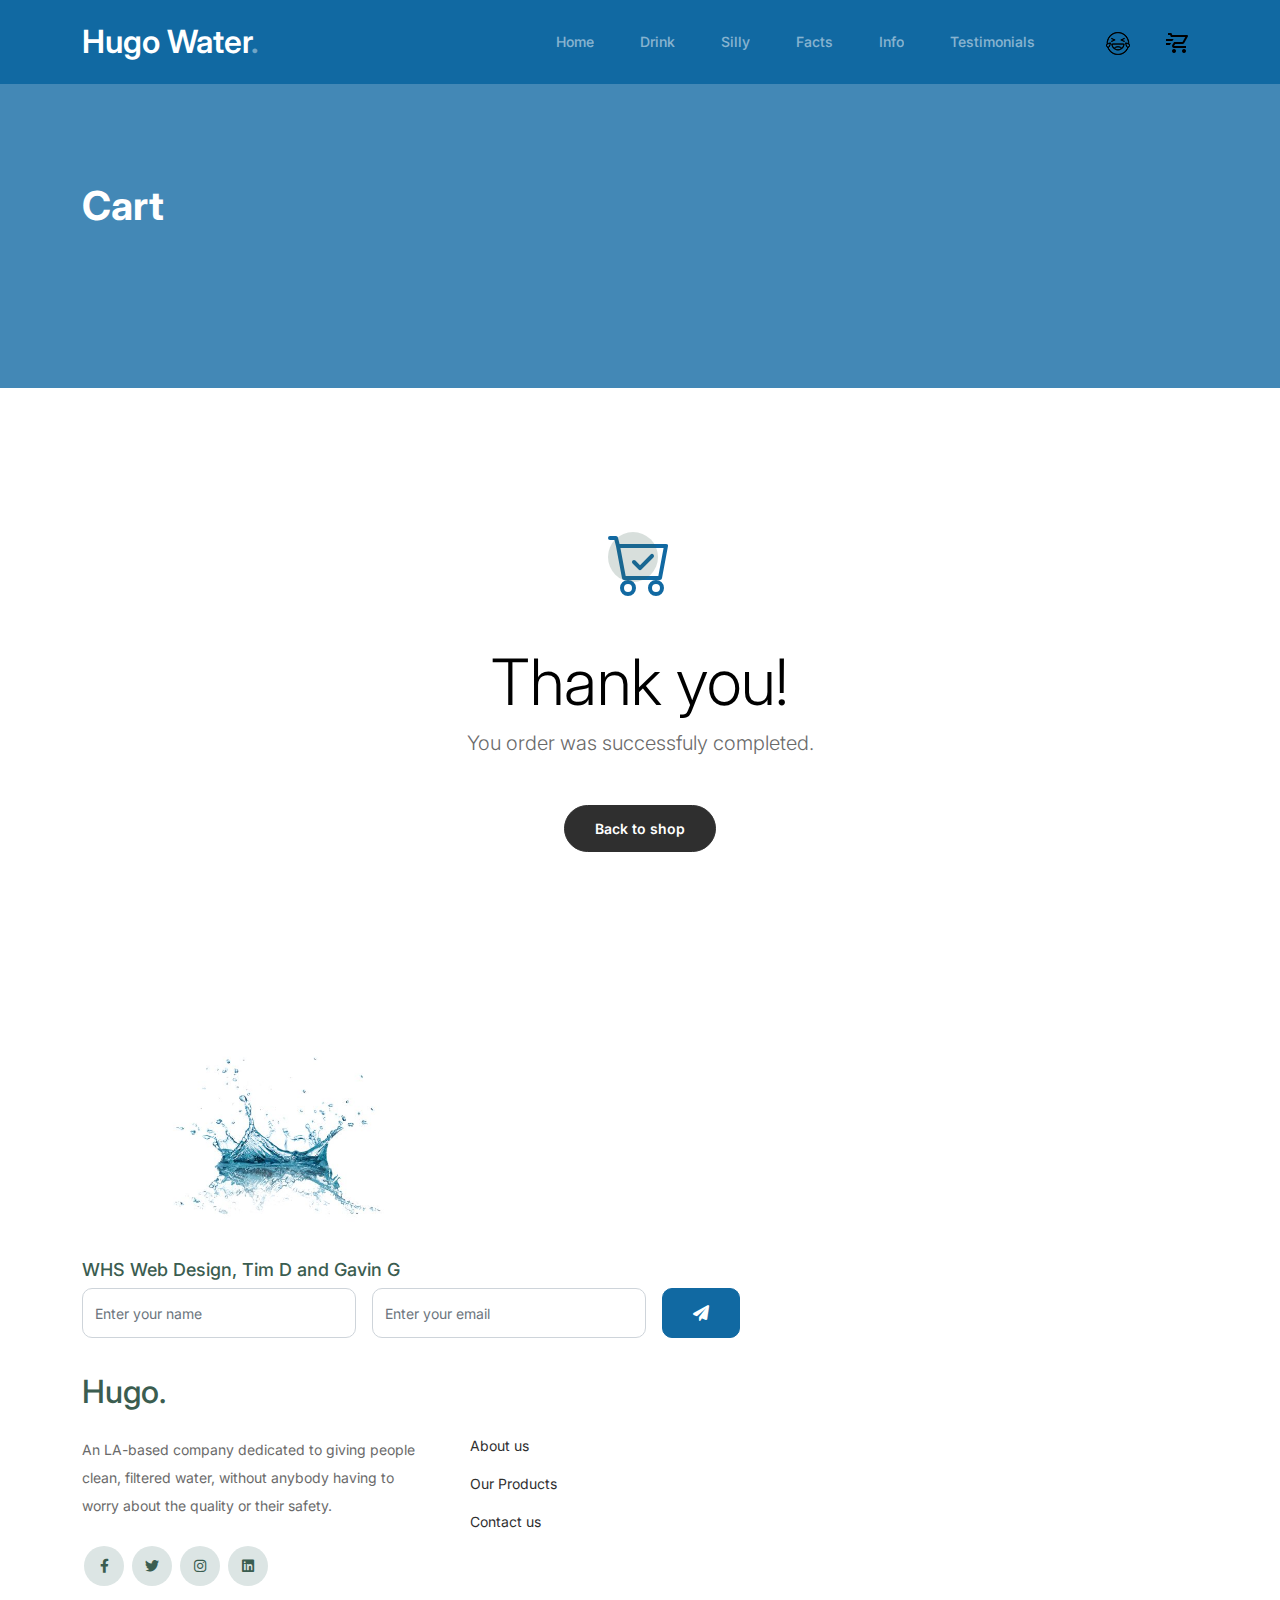
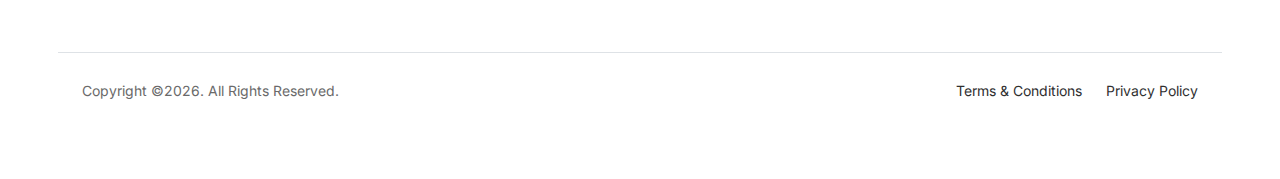
<file: thankyou.html>
<!-- /*
* Bootstrap 5
* Template Name: Furni
* Template Author: Untree.co
* Template URI: https://untree.co/
* License: https://creativecommons.org/licenses/by/3.0/
*/ -->
<!doctype html>
<html lang="en">
<head>
  <meta charset="utf-8">
  <meta name="viewport" content="width=device-width, initial-scale=1, shrink-to-fit=no">
  <meta name="author" content="Untree.co">
  <link rel="shortcut icon" href="favicon.png">

  <meta name="description" content="" />
  <meta name="keywords" content="bootstrap, bootstrap4" />

		<!-- Bootstrap CSS -->
		<link href="css/bootstrap.min.css" rel="stylesheet">
		<link href="https://cdnjs.cloudflare.com/ajax/libs/font-awesome/6.0.0-beta3/css/all.min.css" rel="stylesheet">
		<link href="css/tiny-slider.css" rel="stylesheet">
		<link href="css/style.css" rel="stylesheet">
		<title>Hugo</title>
	</head>

	<body>

		<!-- Start Header/Navigation -->
		<nav class="custom-navbar navbar navbar navbar-expand-md navbar-dark bg-dark" arial-label="Furni navigation bar">

			<div class="container">
				<a class="navbar-brand" href="index.html">Hugo Water<span>.</span></a>

				<button class="navbar-toggler" type="button" data-bs-toggle="collapse" data-bs-target="#navbarsFurni" aria-controls="navbarsFurni" aria-expanded="false" aria-label="Toggle navigation">
					<span class="navbar-toggler-icon"></span>
				</button>

				<div class="collapse navbar-collapse" id="navbarsFurni">
					<ul class="custom-navbar-nav navbar-nav ms-auto mb-2 mb-md-0">
						<li><a class="nav-link" href="index.html">Home</a></li>
						<li><a class="nav-link" href="drink.html">Drink</a></li>
						<li><a class="nav-link" href="silly.html">Silly</a></li>
						<li><a class="nav-link" href="blog.html">Facts</a></li>
						<li><a class="nav-link" href="contact.html">Info</a></li>
						<li><a class="nav-link" href="testimonials.html">Testimonials</a></li>
					</ul>

					<ul class="custom-navbar-cta navbar-nav mb-2 mb-md-0 ms-5">
						<li><a class="nav-link" href="silly.html"><img src="images/laughing.png"></a></li>
						<li><a class="nav-link" href="cart.html"><img src="images/cart.png"></a></li>
					</ul>
				</div>
			</div>
				
		</nav>
				
		</nav>
		<!-- End Header/Navigation -->

		<!-- Start Hero Section -->
			<div class="hero">
				<div class="container">
					<div class="row justify-content-between">
						<div class="col-lg-5">
							<div class="intro-excerpt">
								<h1>Cart</h1>
							</div>
						</div>
						<div class="col-lg-7">
							
						</div>
					</div>
				</div>
			</div>
		<!-- End Hero Section -->

		

		<div class="untree_co-section">
    <div class="container">
      <div class="row">
        <div class="col-md-12 text-center pt-5">
          <span class="display-3 thankyou-icon text-primary">
            <svg width="1em" height="1em" viewBox="0 0 16 16" class="bi bi-cart-check mb-5" fill="currentColor" xmlns="http://www.w3.org/2000/svg">
              <path fill-rule="evenodd" d="M11.354 5.646a.5.5 0 0 1 0 .708l-3 3a.5.5 0 0 1-.708 0l-1.5-1.5a.5.5 0 1 1 .708-.708L8 8.293l2.646-2.647a.5.5 0 0 1 .708 0z"/>
              <path fill-rule="evenodd" d="M0 1.5A.5.5 0 0 1 .5 1H2a.5.5 0 0 1 .485.379L2.89 3H14.5a.5.5 0 0 1 .491.592l-1.5 8A.5.5 0 0 1 13 12H4a.5.5 0 0 1-.491-.408L2.01 3.607 1.61 2H.5a.5.5 0 0 1-.5-.5zM3.102 4l1.313 7h8.17l1.313-7H3.102zM5 12a2 2 0 1 0 0 4 2 2 0 0 0 0-4zm7 0a2 2 0 1 0 0 4 2 2 0 0 0 0-4zm-7 1a1 1 0 1 0 0 2 1 1 0 0 0 0-2zm7 0a1 1 0 1 0 0 2 1 1 0 0 0 0-2z"/>
            </svg>
          </span>
          <h2 class="display-3 text-black">Thank you!</h2>
          <p class="lead mb-5">You order was successfuly completed.</p>
          <p><a href="cart.html" class="btn btn-sm btn-outline-black">Back to shop</a></p>
        </div>
      </div>
    </div>
  </div>

		<!-- Start Footer Section -->
		<footer class="footer-section">
			<div class="container relative">

				<div class="sofa-img">
					<img src="images/waterbackdrop.jpg" alt="Image" class="img-fluid">
				</div>

				<div class="row">
					<div class="col-lg-8">
						<div class="subscription-form">
							<h3 class="d-flex align-items-center"><span class="me-1">WHS Web Design, Tim D and Gavin G</span></h3>

							<form action="#" class="row g-3">
								<div class="col-auto">
									<input type="text" class="form-control" placeholder="Enter your name">
								</div>
								<div class="col-auto">
									<input type="email" class="form-control" placeholder="Enter your email">
								</div>
								<div class="col-auto">
									<button class="btn btn-primary">
										<span class="fa fa-paper-plane"></span>
									</button>
								</div>
							</form>

						</div>
					</div>
				</div>

				<div class="row g-5 mb-5">
					<div class="col-lg-4">
						<div class="mb-4 footer-logo-wrap"><a href="#" class="footer-logo">Hugo<span>.</span></a></div>
						<p class="mb-4">An LA-based company dedicated to giving people clean, filtered water, without anybody having to worry about the quality or their safety.</p>

						<ul class="list-unstyled custom-social">
							<li><a href="https://www.facebook.com/"><span class="fa fa-brands fa-facebook-f"></span></a></li>
							<li><a href="https://x.com/"><span class="fa fa-brands fa-twitter"></span></a></li>
							<li><a href="https://www.instagram.com/"><span class="fa fa-brands fa-instagram"></span></a></li>
							<li><a href="https://www.linkedin.com/"><span class="fa fa-brands fa-linkedin"></span></a></li>
						</ul>
					</div>

					<div class="col-lg-8">
						<div class="row links-wrap">
							<div class="col-6 col-sm-6 col-md-3">
								<ul class="list-unstyled">
									<li><a href="contact.html">About us</a></li>
									<li><a href="cart.html">Our Products</a></li>
									<li><a href="contact.html">Contact us</a></li>
								</ul>
							</div>

					</div>
				</div>

				<div class="border-top copyright">
					<div class="row pt-4">
						<div class="col-lg-6">
							<p class="mb-2 text-center text-lg-start">Copyright &copy;<script>document.write(new Date().getFullYear());</script>. All Rights Reserved. 
            </p>
						</div>

						<div class="col-lg-6 text-center text-lg-end">
							<ul class="list-unstyled d-inline-flex ms-auto">
								<li class="me-4"><a href="termsandconditions.html">Terms &amp; Conditions</a></li>
								<li><a href="termsandconditions.html">Privacy Policy</a></li>
							</ul>
						</div>

					</div>
				</div>

			</div>
		</footer>
		<!-- End Footer Section -->	


		<script src="js/bootstrap.bundle.min.js"></script>
		<script src="js/tiny-slider.js"></script>
		<script src="js/custom.js"></script>
	</body>

</html>
</file>
<file: css/tiny-slider.css>
.tns-outer{padding:0 !important}.tns-outer [hidden]{display:none !important}.tns-outer [aria-controls],.tns-outer [data-action]{cursor:pointer}.tns-slider{-webkit-transition:all 0s;-moz-transition:all 0s;transition:all 0s}.tns-slider>.tns-item{-webkit-box-sizing:border-box;-moz-box-sizing:border-box;box-sizing:border-box}.tns-horizontal.tns-subpixel{white-space:nowrap}.tns-horizontal.tns-subpixel>.tns-item{display:inline-block;vertical-align:top;white-space:normal}.tns-horizontal.tns-no-subpixel:after{content:'';display:table;clear:both}.tns-horizontal.tns-no-subpixel>.tns-item{float:left}.tns-horizontal.tns-carousel.tns-no-subpixel>.tns-item{margin-right:-100%}.tns-no-calc{position:relative;left:0}.tns-gallery{position:relative;left:0;min-height:1px}.tns-gallery>.tns-item{position:absolute;left:-100%;-webkit-transition:transform 0s, opacity 0s;-moz-transition:transform 0s, opacity 0s;transition:transform 0s, opacity 0s}.tns-gallery>.tns-slide-active{position:relative;left:auto !important}.tns-gallery>.tns-moving{-webkit-transition:all 0.25s;-moz-transition:all 0.25s;transition:all 0.25s}.tns-autowidth{display:inline-block}.tns-lazy-img{-webkit-transition:opacity 0.6s;-moz-transition:opacity 0.6s;transition:opacity 0.6s;opacity:0.6}.tns-lazy-img.tns-complete{opacity:1}.tns-ah{-webkit-transition:height 0s;-moz-transition:height 0s;transition:height 0s}.tns-ovh{overflow:hidden}.tns-visually-hidden{position:absolute;left:-10000em}.tns-transparent{opacity:0;visibility:hidden}.tns-fadeIn{opacity:1;filter:alpha(opacity=100);z-index:0}.tns-normal,.tns-fadeOut{opacity:0;filter:alpha(opacity=0);z-index:-1}.tns-vpfix{white-space:nowrap}.tns-vpfix>div,.tns-vpfix>li{display:inline-block}.tns-t-subp2{margin:0 auto;width:310px;position:relative;height:10px;overflow:hidden}.tns-t-ct{width:2333.3333333%;width:-webkit-calc(100% * 70 / 3);width:-moz-calc(100% * 70 / 3);width:calc(100% * 70 / 3);position:absolute;right:0}.tns-t-ct:after{content:'';display:table;clear:both}.tns-t-ct>div{width:1.4285714%;width:-webkit-calc(100% / 70);width:-moz-calc(100% / 70);width:calc(100% / 70);height:10px;float:left}

/*# sourceMappingURL=sourcemaps/tiny-slider.css.map */
</file>
<file: css/style.css>
/*
* Template Name: UntreeStore
* Template Author: Untree.co
* Author URI: https://untree.co/
* License: https://creativecommons.org/licenses/by/3.0/
*/
@import url("https://fonts.googleapis.com/css2?family=Inter:wght@400;500;600;700;800&display=swap");
body {
  overflow-x: hidden;
  position: relative; }

body {
  font-family: "Inter", sans-serif;
  font-weight: 400;
  line-height: 28px;
  color: #6a6a6a;
  font-size: 14px;
  background-color: #ffffff; }

a {
  text-decoration: none;
  -webkit-transition: .3s all ease;
  -o-transition: .3s all ease;
  transition: .3s all ease;
  color: #2f2f2f;
  text-decoration: underline; }
  a:hover {
    color: #2f2f2f;
    text-decoration: none; }
  a.more {
    font-weight: 600; }

.custom-navbar {
  background: #1169A2 !important;
  padding-top: 20px;
  padding-bottom: 20px; }
  .custom-navbar .navbar-brand {
    font-size: 32px;
    font-weight: 600; }
    .custom-navbar .navbar-brand > span {
      opacity: .4; }
  .custom-navbar .navbar-toggler {
    border-color: transparent; }
    .custom-navbar .navbar-toggler:active, .custom-navbar .navbar-toggler:focus {
      -webkit-box-shadow: none;
      box-shadow: none;
      outline: none; }
  @media (min-width: 992px) {
    .custom-navbar .custom-navbar-nav li {
      margin-left: 15px;
      margin-right: 15px; } }
  .custom-navbar .custom-navbar-nav li a {
    font-weight: 500;
    color: #ffffff !important;
    opacity: .5;
    -webkit-transition: .3s all ease;
    -o-transition: .3s all ease;
    transition: .3s all ease;
    position: relative; }
    @media (min-width: 768px) {
      .custom-navbar .custom-navbar-nav li a:before {
        content: "";
        position: absolute;
        bottom: 0;
        left: 8px;
        right: 8px;
        background: #f9bf29;
        height: 5px;
        opacity: 1;
        visibility: visible;
        width: 0;
        -webkit-transition: .15s all ease-out;
        -o-transition: .15s all ease-out;
        transition: .15s all ease-out; } }
    .custom-navbar .custom-navbar-nav li a:hover {
      opacity: 1; }
      .custom-navbar .custom-navbar-nav li a:hover:before {
        width: calc(100% - 16px); }
  .custom-navbar .custom-navbar-nav li.active a {
    opacity: 1; }
    .custom-navbar .custom-navbar-nav li.active a:before {
      width: calc(100% - 16px); }
  .custom-navbar .custom-navbar-cta {
    margin-left: 0 !important;
    -webkit-box-orient: horizontal;
    -webkit-box-direction: normal;
    -ms-flex-direction: row;
    flex-direction: row; }
    @media (min-width: 768px) {
      .custom-navbar .custom-navbar-cta {
        margin-left: 40px !important; } }
    .custom-navbar .custom-navbar-cta li {
      margin-left: 0px;
      margin-right: 0px; }
      .custom-navbar .custom-navbar-cta li:first-child {
        margin-right: 20px; }

.hero {
  background:#1168a2c9;
  padding: calc(4rem - 30px) 0 0rem 0; }
  @media (min-width: 768px) {
    .hero {
      padding: calc(4rem - 30px) 0 4rem 0; } }
  @media (min-width: 992px) {
    .hero {
      padding: calc(8rem - 30px) 0 8rem 0; } }
  .hero .intro-excerpt {
    position: relative;
    z-index: 4; }
    @media (min-width: 992px) {
      .hero .intro-excerpt {
        max-width: 450px; } }
  .hero h1 {
    font-weight: 700;
    color: #ffffff;
    margin-bottom: 30px; }
    @media (min-width: 1400px) {
      .hero h1 {
        font-size: 54px; } }
  .hero p {
    color: rgba(255, 255, 255, 0.5);
    margin-botom: 30px; }
  .hero .hero-img-wrap {
    position: relative; }
    .hero .hero-img-wrap img {
      position: relative;
      top: 0px;
      right: 0px;
      z-index: 2;
      max-width: 780px;
      left: -20px; }
      @media (min-width: 768px) {
        .hero .hero-img-wrap img {
          right: 0px;
          left: -100px; } }
      @media (min-width: 992px) {
        .hero .hero-img-wrap img {
          left: 0px;
          top: -80px;
          position: absolute;
          right: -50px; } }
      @media (min-width: 1200px) {
        .hero .hero-img-wrap img {
          left: 0px;
          top: -80px;
          right: -100px; } }
    .hero .hero-img-wrap:after {
      content: "";
      position: absolute;
      width: 255px;
      height: 217px;
      background-image: url("../images/dots-light.svg");
      background-size: contain;
      background-repeat: no-repeat;
      right: -100px;
      top: -0px; }
      @media (min-width: 1200px) {
        .hero .hero-img-wrap:after {
          top: -40px; } }

.btn {
  font-weight: 600;
  padding: 12px 30px;
  border-radius: 30px;
  color: #ffffff;
  background: #2f2f2f;
  border-color: #2f2f2f; }
  .btn:hover {
    color: #ffffff;
    background: #222222;
    border-color: #222222; }
  .btn:active, .btn:focus {
    outline: none !important;
    -webkit-box-shadow: none;
    box-shadow: none; }
  .btn.btn-primary {
    background: #1169A2;
    border-color: #1169A2; }
    .btn.btn-primary:hover {
      background: #1169A2;
      border-color: #1169A2; }
  .btn.btn-secondary {
    color: #2f2f2f;
    background: #f9bf29;
    border-color: #f9bf29; }
    .btn.btn-secondary:hover {
      background: #f8b810;
      border-color: #f8b810; }
  .btn.btn-white-outline {
    background: transparent;
    border-width: 2px;
    border-color: rgba(255, 255, 255, 0.3); }
    .btn.btn-white-outline:hover {
      border-color: white;
      color: #ffffff; }

.section-title {
  color: #2f2f2f; }

.product-section {
  padding: 7rem 0; }
  .product-section .product-item {
    text-align: center;
    text-decoration: none;
    display: block;
    position: relative;
    padding-bottom: 50px;
    cursor: pointer; }
    .product-section .product-item .product-thumbnail {
      margin-bottom: 30px;
      position: relative;
      top: 0;
      -webkit-transition: .3s all ease;
      -o-transition: .3s all ease;
      transition: .3s all ease; }
    .product-section .product-item h3 {
      font-weight: 600;
      font-size: 16px; }
    .product-section .product-item strong {
      font-weight: 800 !important;
      font-size: 18px !important; }
    .product-section .product-item h3, .product-section .product-item strong {
      color: #2f2f2f;
      text-decoration: none; }
    .product-section .product-item .icon-cross {
      position: absolute;
      width: 35px;
      height: 35px;
      display: inline-block;
      background: #2f2f2f;
      bottom: 15px;
      left: 50%;
      -webkit-transform: translateX(-50%);
      -ms-transform: translateX(-50%);
      transform: translateX(-50%);
      margin-bottom: -17.5px;
      border-radius: 50%;
      opacity: 0;
      visibility: hidden;
      -webkit-transition: .3s all ease;
      -o-transition: .3s all ease;
      transition: .3s all ease; }
      .product-section .product-item .icon-cross img {
        position: absolute;
        left: 50%;
        top: 50%;
        -webkit-transform: translate(-50%, -50%);
        -ms-transform: translate(-50%, -50%);
        transform: translate(-50%, -50%); }
    .product-section .product-item:before {
      bottom: 0;
      left: 0;
      right: 0;
      position: absolute;
      content: "";
      background: #dce5e4;
      height: 0%;
      z-index: -1;
      border-radius: 10px;
      -webkit-transition: .3s all ease;
      -o-transition: .3s all ease;
      transition: .3s all ease; }
    .product-section .product-item:hover .product-thumbnail {
      top: -25px; }
    .product-section .product-item:hover .icon-cross {
      bottom: 0;
      opacity: 1;
      visibility: visible; }
    .product-section .product-item:hover:before {
      height: 70%; }

.why-choose-section {
  padding: 1rem 0; }
  .why-choose-section .img-wrap {
    position: relative; }
    .why-choose-section .img-wrap:before {
      position: absolute;
      content: "";
      width: 255px;
      height: 217px;
      background-image: url("../images/dots-yellow.svg");
      background-repeat: no-repeat;
      background-size: contain;
      -webkit-transform: translate(-40%, -40%);
      -ms-transform: translate(-40%, -40%);
      transform: translate(-40%, -40%);
      z-index: -1; }
    .why-choose-section .img-wrap img {
      border-radius: 20px; }

.feature {
  margin-bottom: 30px; }
  .feature .icon {
    display: inline-block;
    position: relative;
    margin-bottom: 20px; }
    .feature .icon:before {
      content: "";
      width: 33px;
      height: 33px;
      position: absolute;
      background: rgba(59, 93, 80, 0.2);
      border-radius: 50%;
      right: -8px;
      bottom: 0; }
  .feature h3 {
    font-size: 14px;
    color: #2f2f2f; }
  .feature p {
    font-size: 14px;
    line-height: 22px;
    color: #6a6a6a; }

.we-help-section {
  padding: 7rem 0; }
  .we-help-section .imgs-grid {
    display: -ms-grid;
    display: grid;
    -ms-grid-columns: (1fr)[27];
    grid-template-columns: repeat(27, 1fr);
    position: relative; }
    .we-help-section .imgs-grid:before {
      position: absolute;
      content: "";
      width: 255px;
      height: 217px;
      background-image: url("../images/dots-green.svg");
      background-size: contain;
      background-repeat: no-repeat;
      -webkit-transform: translate(-40%, -40%);
      -ms-transform: translate(-40%, -40%);
      transform: translate(-40%, -40%);
      z-index: -1; }
    .we-help-section .imgs-grid .grid {
      position: relative; }
      .we-help-section .imgs-grid .grid img {
        border-radius: 20px;
        max-width: 100%; }
      .we-help-section .imgs-grid .grid.grid-1 {
        -ms-grid-column: 1;
        -ms-grid-column-span: 18;
        grid-column: 1 / span 18;
        -ms-grid-row: 1;
        -ms-grid-row-span: 27;
        grid-row: 1 / span 27; }
      .we-help-section .imgs-grid .grid.grid-2 {
        -ms-grid-column: 19;
        -ms-grid-column-span: 27;
        grid-column: 19 / span 27;
        -ms-grid-row: 1;
        -ms-grid-row-span: 5;
        grid-row: 1 / span 5;
        padding-left: 20px; }
      .we-help-section .imgs-grid .grid.grid-3 {
        -ms-grid-column: 14;
        -ms-grid-column-span: 16;
        grid-column: 14 / span 16;
        -ms-grid-row: 6;
        -ms-grid-row-span: 27;
        grid-row: 6 / span 27;
        padding-top: 20px; }

.custom-list {
  width: 100%; }
  .custom-list li {
    display: inline-block;
    width: calc(50% - 20px);
    margin-bottom: 12px;
    line-height: 1.5;
    position: relative;
    padding-left: 20px; }
    .custom-list li:before {
      content: "";
      width: 8px;
      height: 8px;
      border-radius: 50%;
      border: 2px solid #3b5d50;
      position: absolute;
      left: 0;
      top: 8px; }

.popular-product {
  padding: 0 0 7rem 0; }
  .popular-product .product-item-sm h3 {
    font-size: 14px;
    font-weight: 700;
    color: #2f2f2f; }
  .popular-product .product-item-sm a {
    text-decoration: none;
    color: #2f2f2f;
    -webkit-transition: .3s all ease;
    -o-transition: .3s all ease;
    transition: .3s all ease; }
    .popular-product .product-item-sm a:hover {
      color: rgba(47, 47, 47, 0.5); }
  .popular-product .product-item-sm p {
    line-height: 1.4;
    margin-bottom: 10px;
    font-size: 14px; }
  .popular-product .product-item-sm .thumbnail {
    margin-right: 10px;
    -webkit-box-flex: 0;
    -ms-flex: 0 0 120px;
    flex: 0 0 120px;
    position: relative; }
    .popular-product .product-item-sm .thumbnail:before {
      content: "";
      position: absolute;
      border-radius: 20px;
      background: #dce5e4;
      width: 98px;
      height: 98px;
      top: 50%;
      left: 50%;
      -webkit-transform: translate(-50%, -50%);
      -ms-transform: translate(-50%, -50%);
      transform: translate(-50%, -50%);
      z-index: -1; }

.testimonial-section {
  padding: 3rem 0 7rem 0; }

.testimonial-slider-wrap {
  position: relative; }
  .testimonial-slider-wrap .tns-inner {
    padding-top: 30px; }
  .testimonial-slider-wrap .item .testimonial-block blockquote {
    font-size: 16px; }
    @media (min-width: 768px) {
      .testimonial-slider-wrap .item .testimonial-block blockquote {
        line-height: 32px;
        font-size: 18px; } }
  .testimonial-slider-wrap .item .testimonial-block .author-info .author-pic {
    margin-bottom: 20px; }
    .testimonial-slider-wrap .item .testimonial-block .author-info .author-pic img {
      max-width: 80px;
      border-radius: 50%; }
  .testimonial-slider-wrap .item .testimonial-block .author-info h3 {
    font-size: 14px;
    font-weight: 700;
    color: #2f2f2f;
    margin-bottom: 0; }
  .testimonial-slider-wrap #testimonial-nav {
    position: absolute;
    top: 50%;
    z-index: 99;
    width: 100%;
    display: none; }
    @media (min-width: 768px) {
      .testimonial-slider-wrap #testimonial-nav {
        display: block; } }
    .testimonial-slider-wrap #testimonial-nav > span {
      cursor: pointer;
      position: absolute;
      width: 58px;
      height: 58px;
      line-height: 58px;
      border-radius: 50%;
      background: rgba(59, 93, 80, 0.1);
      color: #2f2f2f;
      -webkit-transition: .3s all ease;
      -o-transition: .3s all ease;
      transition: .3s all ease; }
      .testimonial-slider-wrap #testimonial-nav > span:hover {
        background: #1169A2;
        color: #ffffff; }
    .testimonial-slider-wrap #testimonial-nav .prev {
      left: -10px; }
    .testimonial-slider-wrap #testimonial-nav .next {
      right: 0; }
  .testimonial-slider-wrap .tns-nav {
    position: absolute;
    bottom: -50px;
    left: 50%;
    -webkit-transform: translateX(-50%);
    -ms-transform: translateX(-50%);
    transform: translateX(-50%); }
    .testimonial-slider-wrap .tns-nav button {
      background: none;
      border: none;
      display: inline-block;
      position: relative;
      width: 0 !important;
      height: 7px !important;
      margin: 2px; }
      .testimonial-slider-wrap .tns-nav button:active, .testimonial-slider-wrap .tns-nav button:focus, .testimonial-slider-wrap .tns-nav button:hover {
        outline: none;
        -webkit-box-shadow: none;
        box-shadow: none;
        background: none; }
      .testimonial-slider-wrap .tns-nav button:before {
        display: block;
        width: 7px;
        height: 7px;
        left: 0;
        top: 0;
        position: absolute;
        content: "";
        border-radius: 50%;
        -webkit-transition: .3s all ease;
        -o-transition: .3s all ease;
        transition: .3s all ease;
        background-color: #d6d6d6; }
      .testimonial-slider-wrap .tns-nav button:hover:before, .testimonial-slider-wrap .tns-nav button.tns-nav-active:before {
        background-color: #3b5d50; }

.before-footer-section {
  padding: 5rem 0 1rem 0 !important; }

.blog-section {
  padding: 7rem 0 12rem 0; }
  .blog-section .post-entry a {
    text-decoration: none; }
  .blog-section .post-entry .post-thumbnail {
    display: block;
    margin-bottom: 20px; }
    .blog-section .post-entry .post-thumbnail img {
      border-radius: 20px;
      -webkit-transition: .3s all ease;
      -o-transition: .3s all ease;
      transition: .3s all ease; }
  .blog-section .post-entry .post-content-entry {
    padding-left: 15px;
    padding-right: 15px; }
    .blog-section .post-entry .post-content-entry h3 {
      font-size: 16px;
      margin-bottom: 0;
      font-weight: 600;
      margin-bottom: 7px; }
    .blog-section .post-entry .post-content-entry .meta {
      font-size: 14px; }
      .blog-section .post-entry .post-content-entry .meta a {
        font-weight: 600; }
  .blog-section .post-entry:hover .post-thumbnail img, .blog-section .post-entry:focus .post-thumbnail img {
    opacity: .7; }

.footer-section {
  padding: 10px 0;
  background: #ffffff; }
  .footer-section .relative {
    position: relative; }
  .footer-section a {
    text-decoration: none;
    color: #2f2f2f;
    -webkit-transition: .3s all ease;
    -o-transition: .3s all ease;
    transition: .3s all ease; }
    .footer-section a:hover {
      color: rgba(47, 47, 47, 0.5); }
  .footer-section .subscription-form {
    margin-bottom: 40px;
    position: relative;
    z-index: 2;
    margin-top: 100px; }
    @media (min-width: 992px) {
      .footer-section .subscription-form {
        margin-top: 0px;
        margin-bottom: 40px; } }
    .footer-section .subscription-form h3 {
      font-size: 18px;
      font-weight: 500;
      color: #3b5d50; }
    .footer-section .subscription-form .form-control {
      height: 50px;
      border-radius: 10px;
      font-family: "Inter", sans-serif; }
      .footer-section .subscription-form .form-control:active, .footer-section .subscription-form .form-control:focus {
        outline: none;
        -webkit-box-shadow: none;
        box-shadow: none;
        border-color: #3b5d50;
        -webkit-box-shadow: 0 1px 4px 0 rgba(0, 0, 0, 0.2);
        box-shadow: 0 1px 4px 0 rgba(0, 0, 0, 0.2); }
      .footer-section .subscription-form .form-control::-webkit-input-placeholder {
        font-size: 14px; }
      .footer-section .subscription-form .form-control::-moz-placeholder {
        font-size: 14px; }
      .footer-section .subscription-form .form-control:-ms-input-placeholder {
        font-size: 14px; }
      .footer-section .subscription-form .form-control:-moz-placeholder {
        font-size: 14px; }
    .footer-section .subscription-form .btn {
      border-radius: 10px !important; }
  .footer-section .sofa-img {
    position: right;
    top: -200px;
    z-index: 1;
    right: 0; }
    .footer-section .sofa-img img {
      max-width: 380px; }
  .footer-section .links-wrap {
    margin-top: 0px; }
    @media (min-width: 992px) {
      .footer-section .links-wrap {
        margin-top: 54px; } }
    .footer-section .links-wrap ul li {
      margin-bottom: 10px; }
  .footer-section .footer-logo-wrap .footer-logo {
    font-size: 32px;
    font-weight: 500;
    text-decoration: none;
    color: #3b5d50; }
  .footer-section .custom-social li {
    margin: 2px;
    display: inline-block; }
    .footer-section .custom-social li a {
      width: 40px;
      height: 40px;
      text-align: center;
      line-height: 40px;
      display: inline-block;
      background: #dce5e4;
      color: #3b5d50;
      border-radius: 50%; }
      .footer-section .custom-social li a:hover {
        background: #3b5d50;
        color: #ffffff; }
  .footer-section .border-top {
    border-color: #dce5e4; }
    .footer-section .border-top.copyright {
      font-size: 14px !important; }

.untree_co-section {
  padding: 6rem 0; }

.form-control {
  height: 50px;
  border-radius: 10px;
  font-family: "Inter", sans-serif; }
  .form-control:active, .form-control:focus {
    outline: none;
    -webkit-box-shadow: none;
    box-shadow: none;
    border-color: #3b5d50;
    -webkit-box-shadow: 0 1px 4px 0 rgba(0, 0, 0, 0.2);
    box-shadow: 0 1px 4px 0 rgba(0, 0, 0, 0.2); }
  .form-control::-webkit-input-placeholder {
    font-size: 14px; }
  .form-control::-moz-placeholder {
    font-size: 14px; }
  .form-control:-ms-input-placeholder {
    font-size: 14px; }
  .form-control:-moz-placeholder {
    font-size: 14px; }

.service {
  line-height: 1.5; }
  .service .service-icon {
    border-radius: 10px;
    -webkit-box-flex: 0;
    -ms-flex: 0 0 50px;
    flex: 0 0 50px;
    height: 50px;
    line-height: 50px;
    text-align: center;
    background: #1169A2;
    margin-right: 20px;
    color: #ffffff; }

textarea {
  height: auto !important; }

.site-blocks-table {
  overflow: auto; }
  .site-blocks-table .product-thumbnail {
    width: 200px; }
  .site-blocks-table .btn {
    padding: 2px 10px; }
  .site-blocks-table thead th {
    padding: 30px;
    text-align: center;
    border-width: 0px !important;
    vertical-align: middle;
    color: rgba(0, 0, 0, 0.8);
    font-size: 18px; }
  .site-blocks-table td {
    padding: 20px;
    text-align: center;
    vertical-align: middle;
    color: rgba(0, 0, 0, 0.8); }
  .site-blocks-table tbody tr:first-child td {
    border-top: 1px solid #1169A2 !important; }
  .site-blocks-table .btn {
    background: none !important;
    color: #000000;
    border: none;
    height: auto !important; }

.site-block-order-table th {
  border-top: none !important;
  border-bottom-width: 1px !important; }

.site-block-order-table td, .site-block-order-table th {
  color: #000000; }

.couponcode-wrap input {
  border-radius: 10px !important; }

.text-primary {
  color: #1169A2 !important; }

.thankyou-icon {
  position: relative;
  color: #1169A2; }
  .thankyou-icon:before {
    position: absolute;
    content: "";
    width: 50px;
    height: 50px;
    border-radius: 50%;
    background: rgba(59, 93, 80, 0.2); }
</file>
